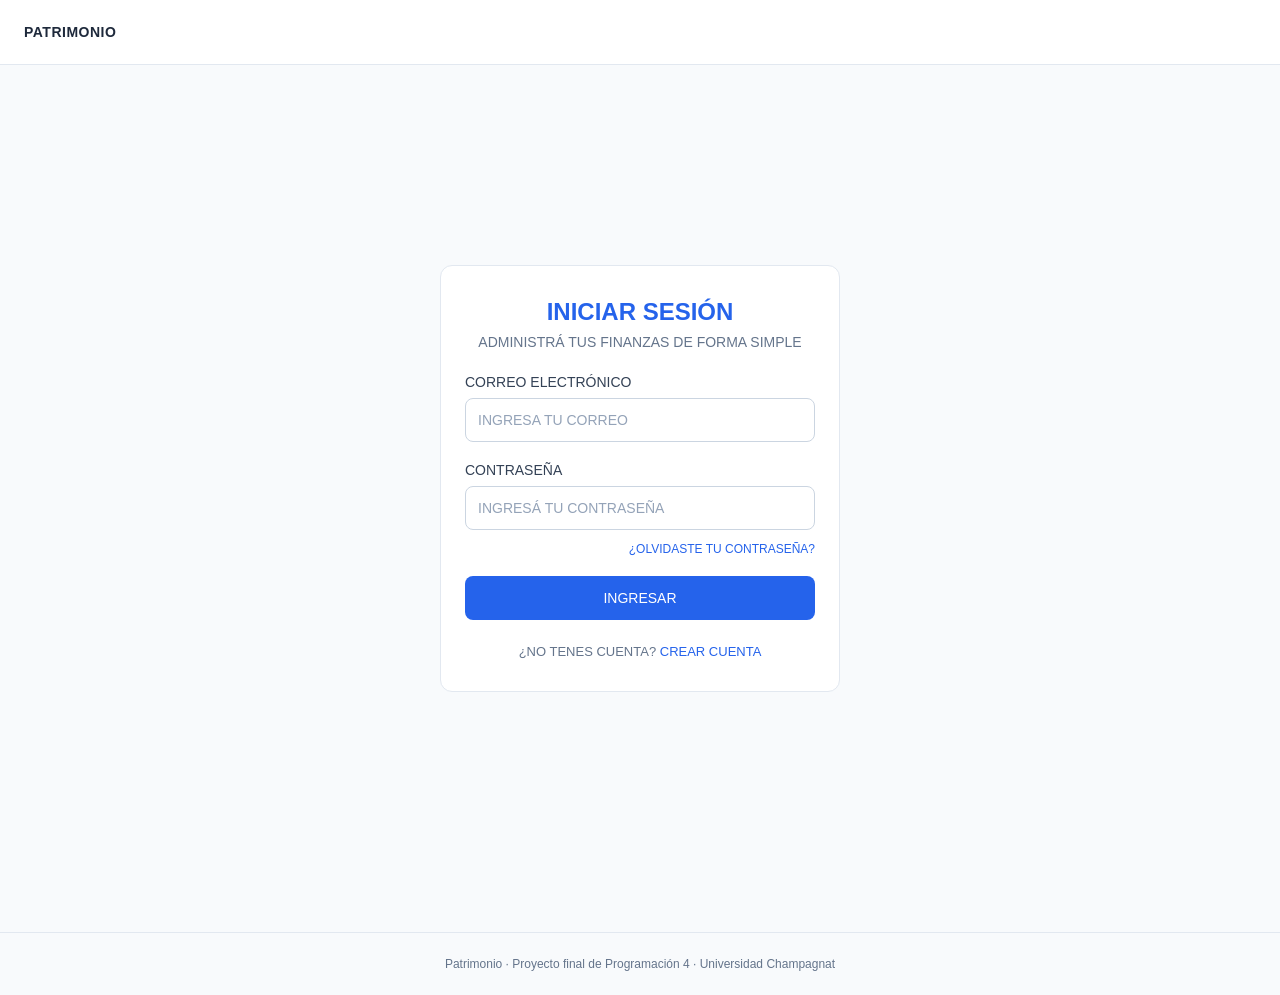
<file: index.html>
<!DOCTYPE html>
<html lang="es">
<head>
  <meta charset="UTF-8">
  <meta name="viewport" content="width=device-width, initial-scale=1.0">
  <title>Patrimonio - Iniciar sesión</title>
  <link rel="icon" href="data:,">
  <link rel="stylesheet" href="css/estilos.css">
</head>
<body>

  <header class="header">
    <div class="header__contenedor">
      <p class="logo">PATRIMONIO</p>
    </div>
  </header>

  <main class="auth-layout">
    <div class="tarjeta-auth">
      <h1 class="tarjeta-auth__titulo">INICIAR SESIÓN</h1>
      <p class="tarjeta-auth__subtitulo">ADMINISTRÁ TUS FINANZAS DE FORMA SIMPLE</p>

      <form id="form-login" novalidate>

        <div class="campo">
          <label for="login-correo">CORREO ELECTRÓNICO</label>
          <input type="email" id="login-correo" name="correo" placeholder="INGRESA TU CORREO" required>
          <p class="campo__error oculto" id="login-correo-error" role="alert"></p>
        </div>

        <div class="campo">
          <label for="login-contrasena">CONTRASEÑA</label>
          <input type="password" id="login-contrasena" name="contrasena" placeholder="INGRESÁ TU CONTRASEÑA" required>
          <p class="campo__error oculto" id="login-contrasena-error" role="alert"></p>
        </div>

        <a href="recuperar-contrasena.html" class="enlace-derecha">¿OLVIDASTE TU CONTRASEÑA?</a>

        <button type="submit" class="btn btn--primario btn--block">INGRESAR</button>
      </form>

      <p class="auth-pie">
        ¿NO TENES CUENTA?
        <a href="crear-cuenta.html">CREAR CUENTA</a>
      </p>
    </div>
  </main>

  <footer class="footer">
    <p>Patrimonio · Proyecto final de Programación 4 · Universidad Champagnat</p>
  </footer>

  <script src="js/validacion.js" defer></script>
  <script src="js/login.js" defer></script>
</body>
</html>
</file>
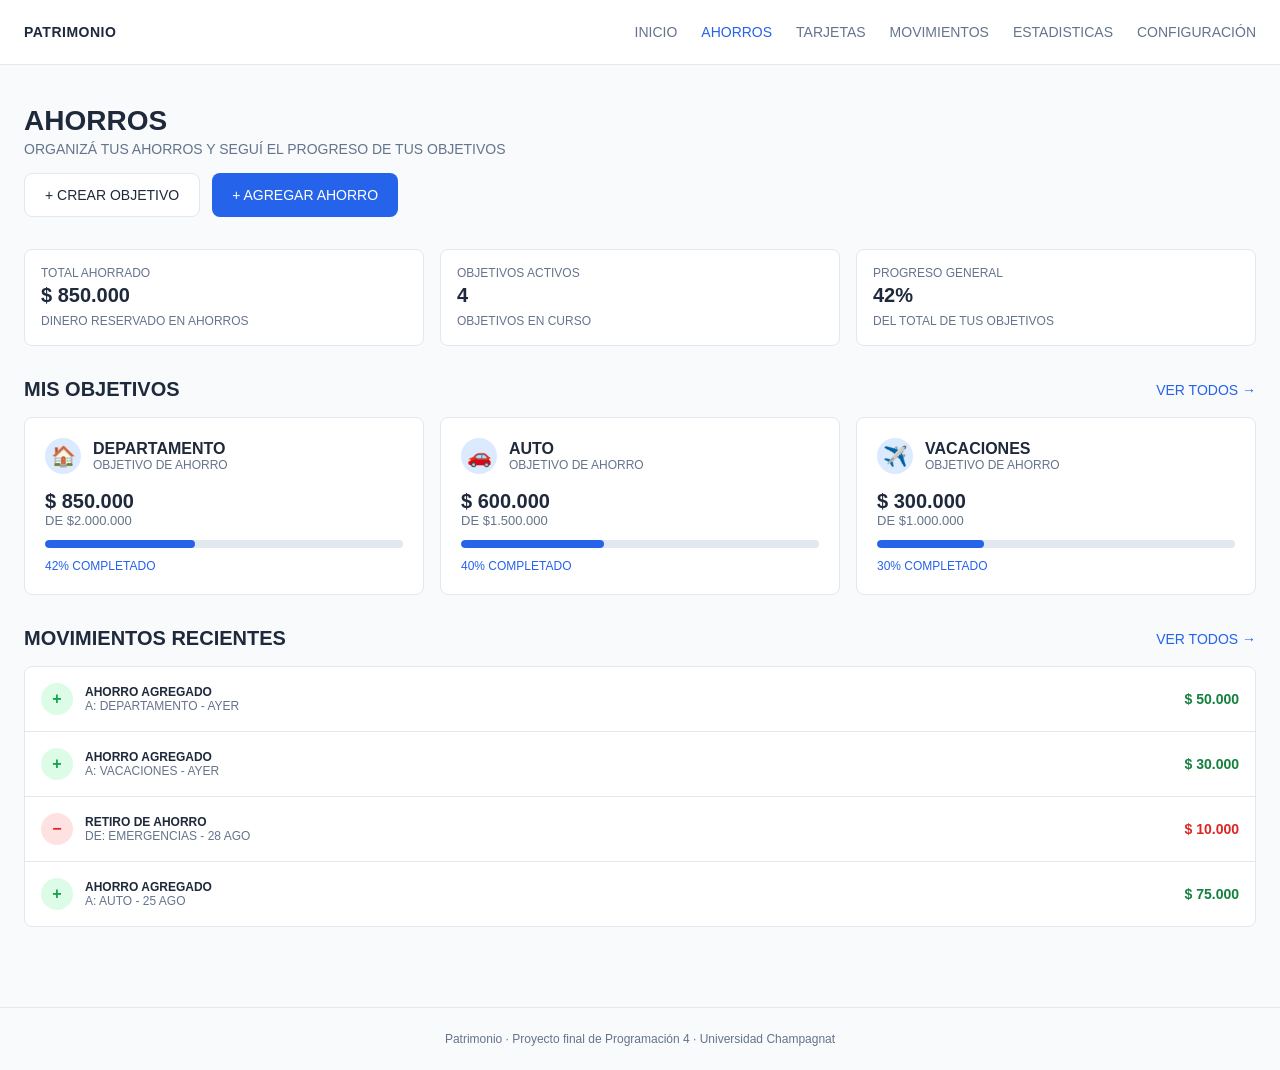
<file: ahorros.html>
<!DOCTYPE html>
<html lang="es">
<head>
  <meta charset="UTF-8">
  <meta name="viewport" content="width=device-width, initial-scale=1.0">
  <title>Patrimonio - Ahorros</title>
  <link rel="icon" href="data:,">
  <link rel="stylesheet" href="css/estilos.css">
</head>
<body>
  <a class="skip-link" href="#contenido">Saltar al contenido</a>

  <header class="header">
    <div class="header__contenedor">
      <p class="logo">PATRIMONIO</p>
      <button type="button" class="nav-toggle" id="nav-toggle" aria-expanded="false" aria-controls="menu-principal" aria-label="Abrir menú">☰</button>
      <nav class="nav" id="menu-principal" aria-label="Menú principal">
        <a href="inicio.html" class="nav__link">INICIO</a>
        <a href="ahorros.html" class="nav__link nav__link--activo">AHORROS</a>
        <a href="tarjetas.html" class="nav__link">TARJETAS</a>
        <a href="movimientos.html" class="nav__link">MOVIMIENTOS</a>
        <a href="estadisticas.html" class="nav__link">ESTADISTICAS</a>
        <a href="configuracion.html" class="nav__link">CONFIGURACIÓN</a>
      </nav>
    </div>
  </header>

  <main class="main" id="contenido">

    <section class="pagina-header pagina-header--con-acciones">
      <div class="pagina-header__texto">
        <h1>AHORROS</h1>
        <p>ORGANIZÁ TUS AHORROS Y SEGUÍ EL PROGRESO DE TUS OBJETIVOS</p>
      </div>
      <div class="pagina-header__acciones">
        <button type="button" class="btn btn--secundario" id="btn-crear-objetivo">+ CREAR OBJETIVO</button>
        <button type="button" class="btn btn--primario" id="btn-agregar-ahorro">+ AGREGAR AHORRO</button>
      </div>
    </section>

    <section class="tarjetas-resumen">
      <div class="tarjeta-stat">
        <span class="etiqueta">TOTAL AHORRADO</span>
        <span class="valor">$ 850.000</span>
        <span class="detalle">DINERO RESERVADO EN AHORROS</span>
      </div>
      <div class="tarjeta-stat">
        <span class="etiqueta">OBJETIVOS ACTIVOS</span>
        <span class="valor">4</span>
        <span class="detalle">OBJETIVOS EN CURSO</span>
      </div>
      <div class="tarjeta-stat">
        <span class="etiqueta">PROGRESO GENERAL</span>
        <span class="valor">42%</span>
        <span class="detalle">DEL TOTAL DE TUS OBJETIVOS</span>
      </div>
    </section>

    <section>
      <div class="seccion-header">
        <h2>MIS OBJETIVOS</h2>
        <a href="todos-los-objetivos.html" class="link">VER TODOS →</a>
      </div>

      <div class="grilla-objetivos">
        <article class="objetivo-card">
          <div class="objetivo-card__encabezado">
            <span class="objetivo-card__icono">🏠</span>
            <div>
              <p class="objetivo-card__nombre">DEPARTAMENTO</p>
              <p class="objetivo-card__tipo">OBJETIVO DE AHORRO</p>
            </div>
          </div>
          <p class="objetivo-card__monto">$ 850.000</p>
          <p class="objetivo-card__meta">DE $2.000.000</p>
          <div class="barra-progreso">
            <div class="barra-progreso__relleno" style="width: 42%;"></div>
          </div>
          <span class="objetivo-card__porcentaje">42% COMPLETADO</span>
        </article>

        <article class="objetivo-card">
          <div class="objetivo-card__encabezado">
            <span class="objetivo-card__icono">🚗</span>
            <div>
              <p class="objetivo-card__nombre">AUTO</p>
              <p class="objetivo-card__tipo">OBJETIVO DE AHORRO</p>
            </div>
          </div>
          <p class="objetivo-card__monto">$ 600.000</p>
          <p class="objetivo-card__meta">DE $1.500.000</p>
          <div class="barra-progreso">
            <div class="barra-progreso__relleno" style="width: 40%;"></div>
          </div>
          <span class="objetivo-card__porcentaje">40% COMPLETADO</span>
        </article>

        <article class="objetivo-card">
          <div class="objetivo-card__encabezado">
            <span class="objetivo-card__icono">✈️</span>
            <div>
              <p class="objetivo-card__nombre">VACACIONES</p>
              <p class="objetivo-card__tipo">OBJETIVO DE AHORRO</p>
            </div>
          </div>
          <p class="objetivo-card__monto">$ 300.000</p>
          <p class="objetivo-card__meta">DE $1.000.000</p>
          <div class="barra-progreso">
            <div class="barra-progreso__relleno" style="width: 30%;"></div>
          </div>
          <span class="objetivo-card__porcentaje">30% COMPLETADO</span>
        </article>
      </div>
    </section>

    <section>
      <div class="seccion-header">
        <h2>MOVIMIENTOS RECIENTES</h2>
        <a href="movimientos.html" class="link">VER TODOS →</a>
      </div>

      <div class="lista-recientes" style="margin-top: var(--espacio-4);">
        <div class="recientes-item">
          <span class="recientes-item__icono recientes-item__icono--positivo">+</span>
          <div class="recientes-item__info">
            <span class="recientes-item__titulo">AHORRO AGREGADO</span>
            <span class="recientes-item__subtitulo">A: DEPARTAMENTO - AYER</span>
          </div>
          <span class="recientes-item__monto recientes-item__monto--positivo">$ 50.000</span>
        </div>

        <div class="recientes-item">
          <span class="recientes-item__icono recientes-item__icono--positivo">+</span>
          <div class="recientes-item__info">
            <span class="recientes-item__titulo">AHORRO AGREGADO</span>
            <span class="recientes-item__subtitulo">A: VACACIONES - AYER</span>
          </div>
          <span class="recientes-item__monto recientes-item__monto--positivo">$ 30.000</span>
        </div>

        <div class="recientes-item">
          <span class="recientes-item__icono recientes-item__icono--negativo">−</span>
          <div class="recientes-item__info">
            <span class="recientes-item__titulo">RETIRO DE AHORRO</span>
            <span class="recientes-item__subtitulo">DE: EMERGENCIAS - 28 AGO</span>
          </div>
          <span class="recientes-item__monto recientes-item__monto--negativo">$ 10.000</span>
        </div>

        <div class="recientes-item">
          <span class="recientes-item__icono recientes-item__icono--positivo">+</span>
          <div class="recientes-item__info">
            <span class="recientes-item__titulo">AHORRO AGREGADO</span>
            <span class="recientes-item__subtitulo">A: AUTO - 25 AGO</span>
          </div>
          <span class="recientes-item__monto recientes-item__monto--positivo">$ 75.000</span>
        </div>
      </div>
    </section>

  </main>

  <footer class="footer">
    <p>Patrimonio · Proyecto final de Programación 4 · Universidad Champagnat</p>
  </footer>

  <!-- Overlay oscuro detrás de los paneles -->
  <div class="overlay" id="overlay"></div>

  <!-- Panel lateral: Crear objetivo -->
  <aside class="panel" id="panel-crear-objetivo">
    <div class="panel__header">
      <h2 class="panel__titulo">CREAR OBJETIVO</h2>
      <button type="button" class="panel__cerrar" data-cerrar-panel>X</button>
    </div>

    <p class="panel__descripcion">CREÁ UN OBJETIVO PARA ORGANIZAR TUS AHORROS</p>

    <form id="form-crear-objetivo">
      <div class="campo">
        <label for="objetivo-nombre">NOMBRE DEL OBJETIVO</label>
        <input type="text" id="objetivo-nombre" name="nombre" placeholder="EJ. VIAJE A BRASIL">
      </div>

      <div class="campo">
        <label for="objetivo-monto">MONTO OBJETIVO</label>
        <input type="number" id="objetivo-monto" name="monto" placeholder="$ 0" min="0" step="1">
      </div>
    </form>

    <div class="panel__acciones">
      <button type="submit" form="form-crear-objetivo" class="btn btn--primario">CREAR OBJETIVO</button>
      <button type="button" class="btn btn--secundario btn--texto-secundario" data-cerrar-panel>CANCELAR</button>
    </div>
  </aside>

  <!-- Panel lateral: Agregar ahorro -->
  <aside class="panel" id="panel-agregar-ahorro">
    <div class="panel__header">
      <h2 class="panel__titulo">AGREGAR AHORRO</h2>
      <button type="button" class="panel__cerrar" data-cerrar-panel>X</button>
    </div>

    <p class="panel__descripcion">RESERVÁ DINERO DISPONIBLE EN UNO DE LOS OBJETIVOS</p>

    <form id="form-agregar-ahorro">
      <div class="campo">
        <label for="ahorro-objetivo">OBJETIVO</label>
        <select id="ahorro-objetivo" name="objetivo">
          <option value="departamento">DEPARTAMENTO</option>
          <option value="auto">AUTO</option>
          <option value="vacaciones">VACACIONES</option>
        </select>
      </div>

      <div class="campo">
        <label for="ahorro-monto">MONTO A AGREGAR</label>
        <input type="number" id="ahorro-monto" name="monto" placeholder="$ 0" min="0" step="1">
      </div>

      <div class="campo">
        <label for="ahorro-descripcion">DESCRIPCIÓN (OPCIONAL)</label>
        <input type="text" id="ahorro-descripcion" name="descripcion" placeholder="EJ. PARTE DE MI SUELDO MENSUAL">
      </div>
    </form>

    <div class="panel__acciones">
      <button type="submit" form="form-agregar-ahorro" class="btn btn--primario">AGREGAR AHORRO</button>
      <button type="button" class="btn btn--secundario btn--texto-secundario" data-cerrar-panel>CANCELAR</button>
    </div>
  </aside>

  <script src="js/menu.js" defer></script>
  <script src="js/ahorros.js" defer></script>
</body>
</html>
</file>
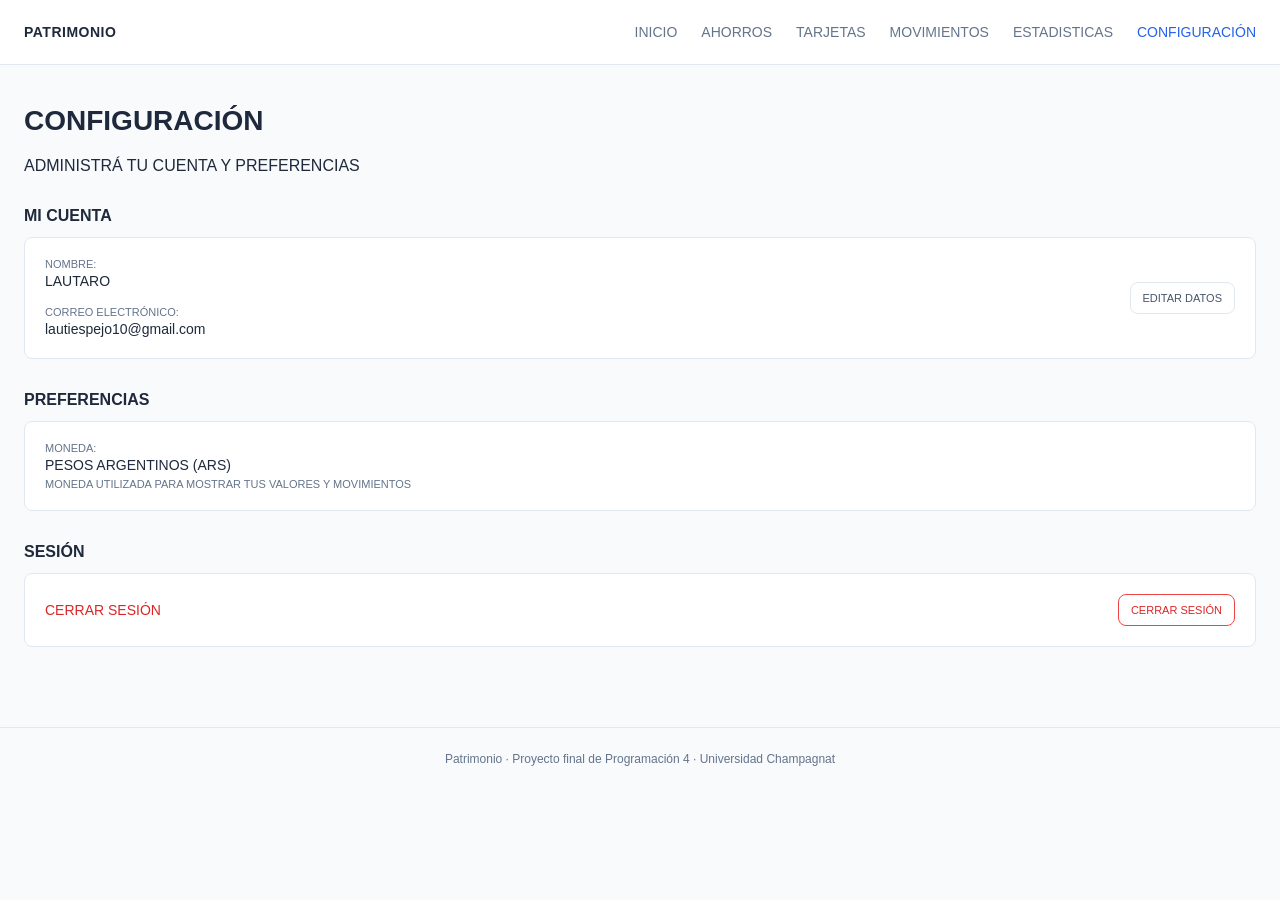
<file: configuracion.html>
<!DOCTYPE html>
<html lang="es">
<head>
  <meta charset="UTF-8">
  <meta name="viewport" content="width=device-width, initial-scale=1.0">
  <title>Patrimonio - Configuración</title>
  <link rel="icon" href="data:,">
  <link rel="stylesheet" href="css/estilos.css">
</head>
<body>
  <a class="skip-link" href="#contenido">Saltar al contenido</a>

  <header class="header">
    <div class="header__contenedor">
      <p class="logo">PATRIMONIO</p>
      <button type="button" class="nav-toggle" id="nav-toggle" aria-expanded="false" aria-controls="menu-principal" aria-label="Abrir menú">☰</button>
      <nav class="nav" id="menu-principal" aria-label="Menú principal">
        <a href="inicio.html" class="nav__link">INICIO</a>
        <a href="ahorros.html" class="nav__link">AHORROS</a>
        <a href="tarjetas.html" class="nav__link">TARJETAS</a>
        <a href="movimientos.html" class="nav__link">MOVIMIENTOS</a>
        <a href="estadisticas.html" class="nav__link">ESTADISTICAS</a>
        <a href="configuracion.html" class="nav__link nav__link--activo">CONFIGURACIÓN</a>
      </nav>
    </div>
  </header>

  <main class="main" id="contenido">

    <section class="pagina-header">
      <h1>CONFIGURACIÓN</h1>
      <p class="subtitulo">ADMINISTRÁ TU CUENTA Y PREFERENCIAS</p>
    </section>

    <section class="config-seccion">
      <h2>MI CUENTA</h2>
      <div class="config-card">
        <div class="config-card__datos">
          <div class="config-dato">
            <span class="etiqueta">NOMBRE:</span>
            <span class="valor">LAUTARO</span>
          </div>
          <div class="config-dato">
            <span class="etiqueta">CORREO ELECTRÓNICO:</span>
            <span class="valor">lautiespejo10@gmail.com</span>
          </div>
        </div>
        <button type="button" class="btn btn--secundario btn--texto-secundario btn--chico" id="btn-editar-datos">EDITAR DATOS</button>
      </div>
    </section>

    <section class="config-seccion">
      <h2>PREFERENCIAS</h2>
      <div class="config-card">
        <div class="config-dato">
          <span class="etiqueta">MONEDA:</span>
          <span class="valor">PESOS ARGENTINOS (ARS)</span>
          <p class="descripcion">MONEDA UTILIZADA PARA MOSTRAR TUS VALORES Y MOVIMIENTOS</p>
        </div>
      </div>
    </section>

    <section class="config-seccion">
      <h2>SESIÓN</h2>
      <div class="config-card">
        <span class="config-card__sesion-texto">CERRAR SESIÓN</span>
        <button type="button" class="btn btn--destructivo btn--chico" id="btn-cerrar-sesion">CERRAR SESIÓN</button>
      </div>
    </section>

  </main>

  <footer class="footer">
    <p>Patrimonio · Proyecto final de Programación 4 · Universidad Champagnat</p>
  </footer>

  <!-- Overlay compartido (paneles y modal) -->
  <div class="overlay" id="overlay"></div>

  <!-- Panel lateral: Editar datos -->
  <aside class="panel" id="panel-editar-datos">
    <div class="panel__header">
      <h2 class="panel__titulo">EDITAR DATOS</h2>
      <button type="button" class="panel__cerrar" data-cerrar-panel>X</button>
    </div>

    <form id="form-editar-datos">
      <div class="campo">
        <label for="dato-nombre">NOMBRE</label>
        <input type="text" id="dato-nombre" name="nombre" value="LAUTARO">
      </div>

      <div class="campo">
        <label for="dato-correo">CORREO ELECTRÓNICO</label>
        <input type="email" id="dato-correo" name="correo" value="lautiespejo10@gmail.com">
      </div>
    </form>

    <div class="panel__acciones">
      <button type="submit" form="form-editar-datos" class="btn btn--primario">GUARDAR CAMBIOS</button>
      <button type="button" class="btn btn--secundario btn--texto-secundario" data-cerrar-panel>CANCELAR</button>
    </div>
  </aside>

  <!-- Modal: confirmar cierre de sesión -->
  <div class="modal oculto" id="modal-cerrar-sesion">
    <div class="modal__contenido">
      <p class="modal__titulo">¿CERRAR SESIÓN?</p>
      <p class="modal__texto">VAS A SALIR DE TU CUENTA Y VOLVER A LA PANTALLA DE INICIO DE SESIÓN</p>
      <div class="modal__acciones">
        <button type="button" class="btn btn--secundario btn--texto-secundario" id="btn-cancelar-cierre">CANCELAR</button>
        <a href="index.html" class="btn btn--destructivo" style="background-color: var(--color-gasto-texto); color: var(--color-superficie); border: none;">CERRAR SESIÓN</a>
      </div>
    </div>
  </div>

  <script src="js/menu.js" defer></script>
  <script src="js/configuracion.js" defer></script>
</body>
</html>
</file>
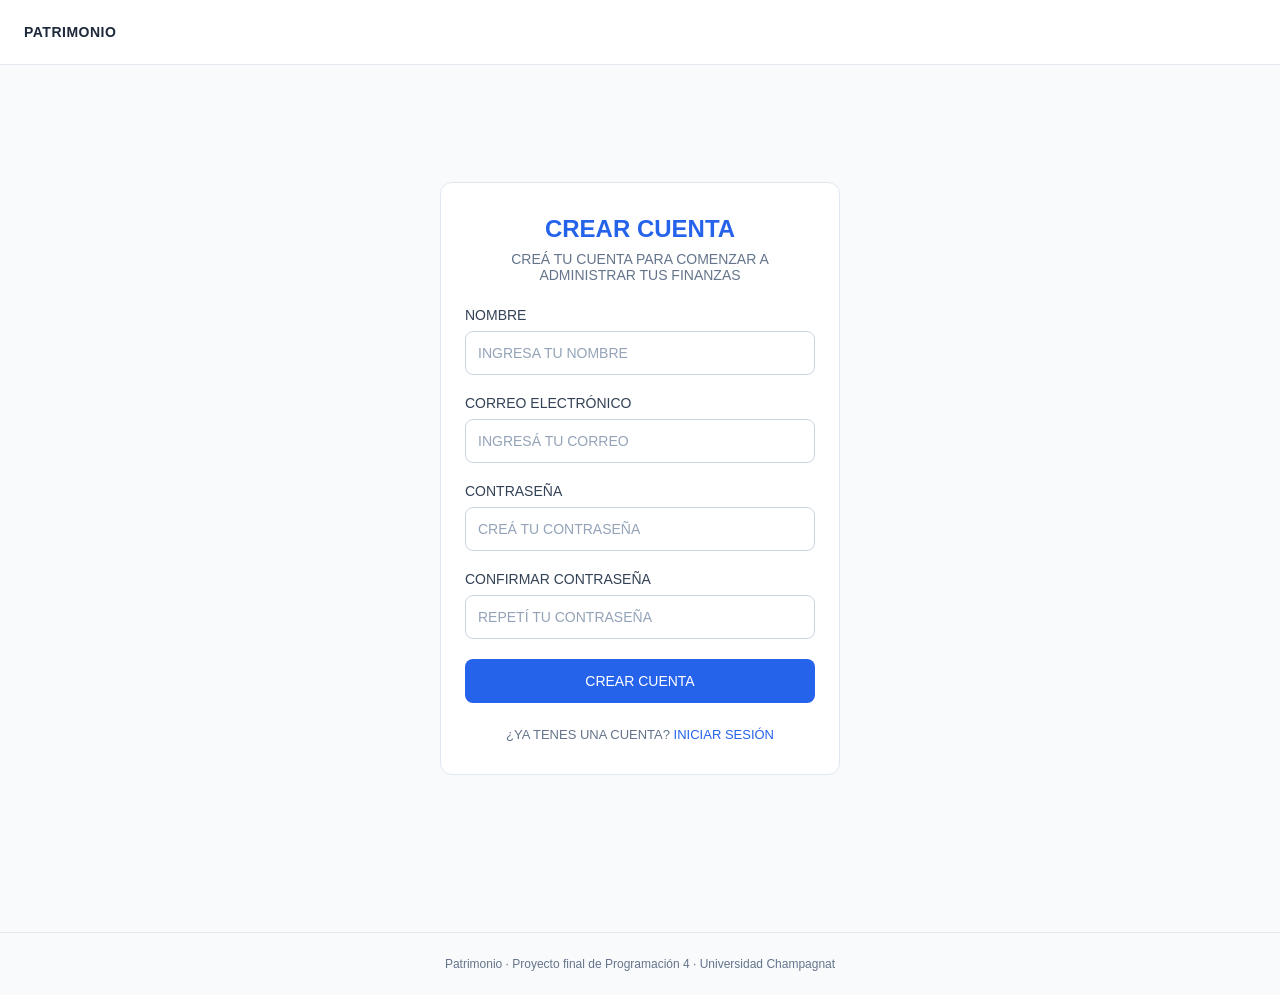
<file: crear-cuenta.html>
<!DOCTYPE html>
<html lang="es">
<head>
  <meta charset="UTF-8">
  <meta name="viewport" content="width=device-width, initial-scale=1.0">
  <title>Patrimonio - Crear cuenta</title>
  <link rel="icon" href="data:,">
  <link rel="stylesheet" href="css/estilos.css">
</head>
<body>

  <header class="header">
    <div class="header__contenedor">
      <p class="logo">PATRIMONIO</p>
    </div>
  </header>

  <main class="auth-layout">
    <div class="tarjeta-auth">
      <h1 class="tarjeta-auth__titulo">CREAR CUENTA</h1>
      <p class="tarjeta-auth__subtitulo">CREÁ TU CUENTA PARA COMENZAR A ADMINISTRAR TUS FINANZAS</p>

      <form id="form-crear-cuenta" novalidate>

        <div class="campo">
          <label for="cuenta-nombre">NOMBRE</label>
          <input type="text" id="cuenta-nombre" name="nombre" placeholder="INGRESA TU NOMBRE" required>
          <p class="campo__error oculto" id="cuenta-nombre-error" role="alert"></p>
        </div>

        <div class="campo">
          <label for="cuenta-correo">CORREO ELECTRÓNICO</label>
          <input type="email" id="cuenta-correo" name="correo" placeholder="INGRESÁ TU CORREO" required>
          <p class="campo__error oculto" id="cuenta-correo-error" role="alert"></p>
        </div>

        <div class="campo">
          <label for="cuenta-contrasena">CONTRASEÑA</label>
          <input type="password" id="cuenta-contrasena" name="contrasena" placeholder="CREÁ TU CONTRASEÑA" required>
          <p class="campo__error oculto" id="cuenta-contrasena-error" role="alert"></p>
        </div>

        <div class="campo">
          <label for="cuenta-confirmar">CONFIRMAR CONTRASEÑA</label>
          <input type="password" id="cuenta-confirmar" name="confirmar" placeholder="REPETÍ TU CONTRASEÑA" required>
          <p class="campo__error oculto" id="cuenta-confirmar-error" role="alert"></p>
        </div>

        <button type="submit" class="btn btn--primario btn--block">CREAR CUENTA</button>
      </form>

      <p class="auth-pie">
        ¿YA TENES UNA CUENTA?
        <a href="index.html">INICIAR SESIÓN</a>
      </p>
    </div>
  </main>

  <footer class="footer">
    <p>Patrimonio · Proyecto final de Programación 4 · Universidad Champagnat</p>
  </footer>

  <script src="js/validacion.js" defer></script>
  <script src="js/crear-cuenta.js" defer></script>
</body>
</html>
</file>
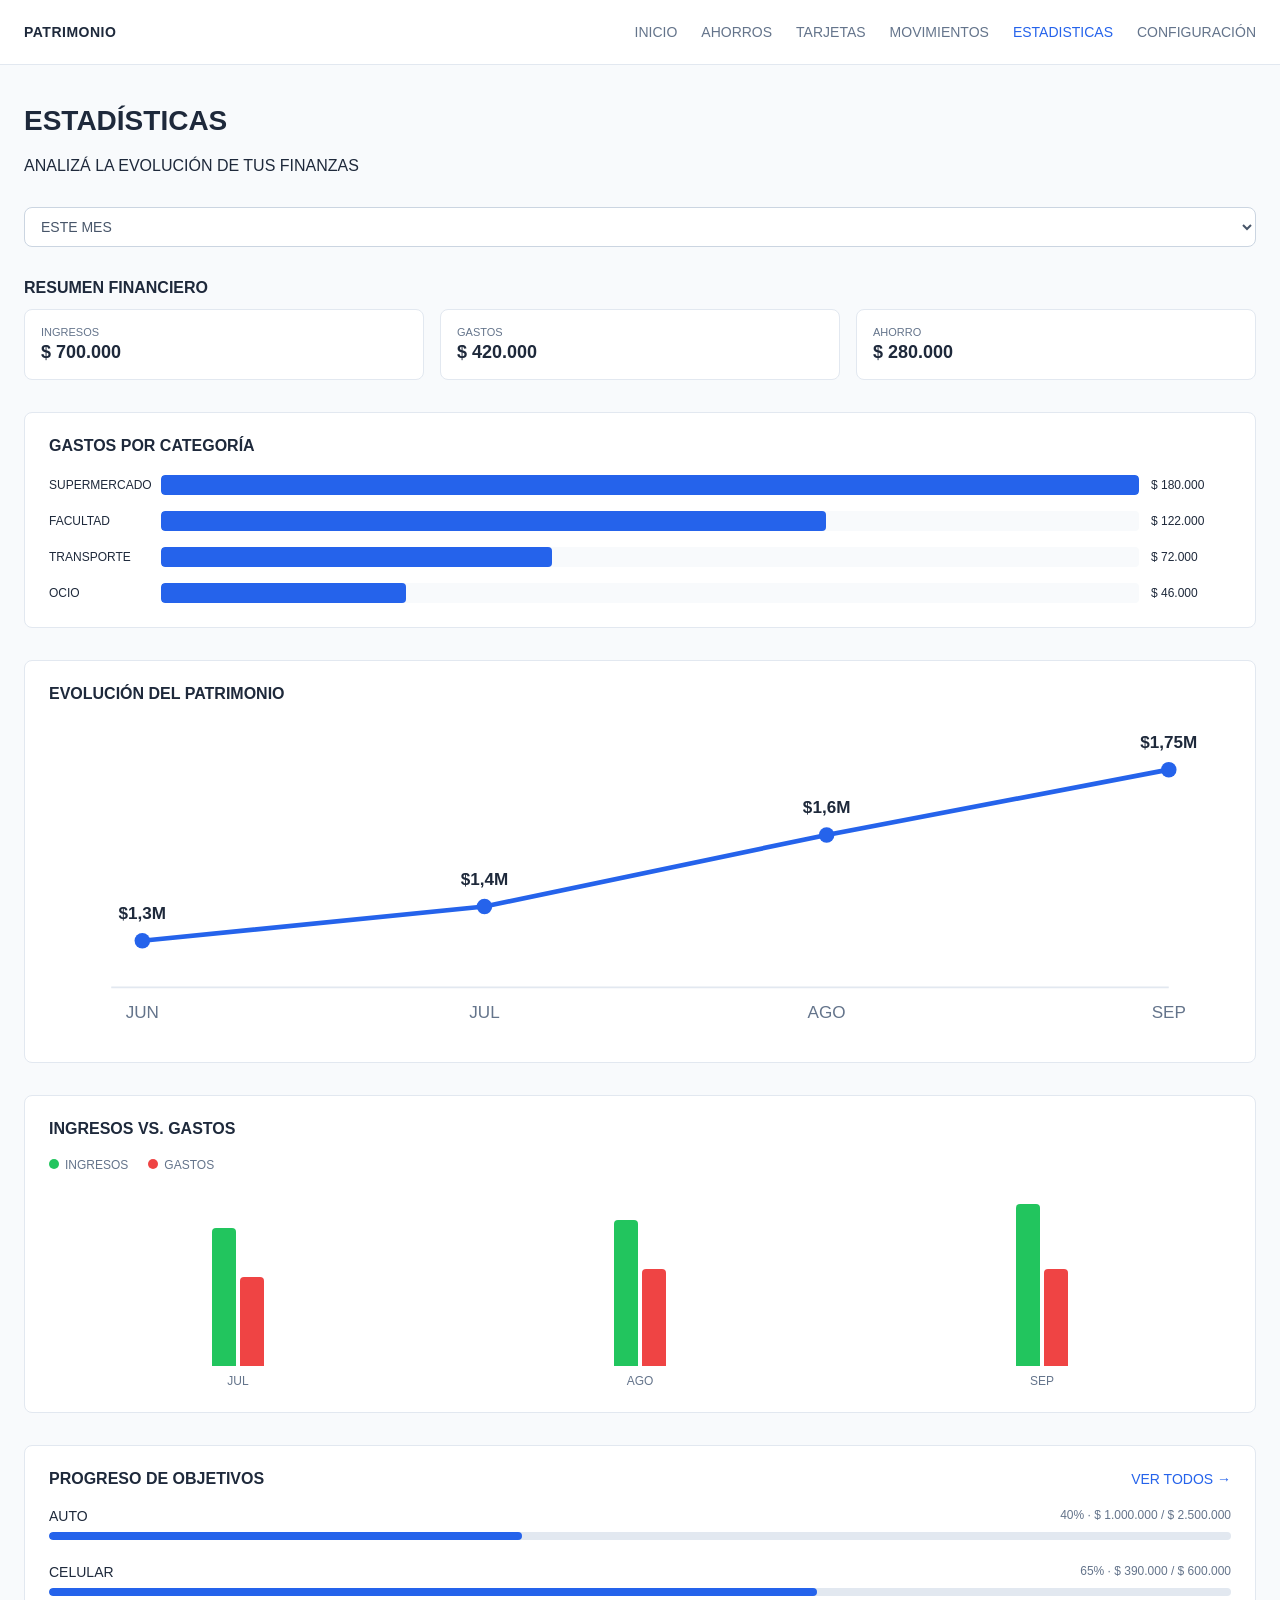
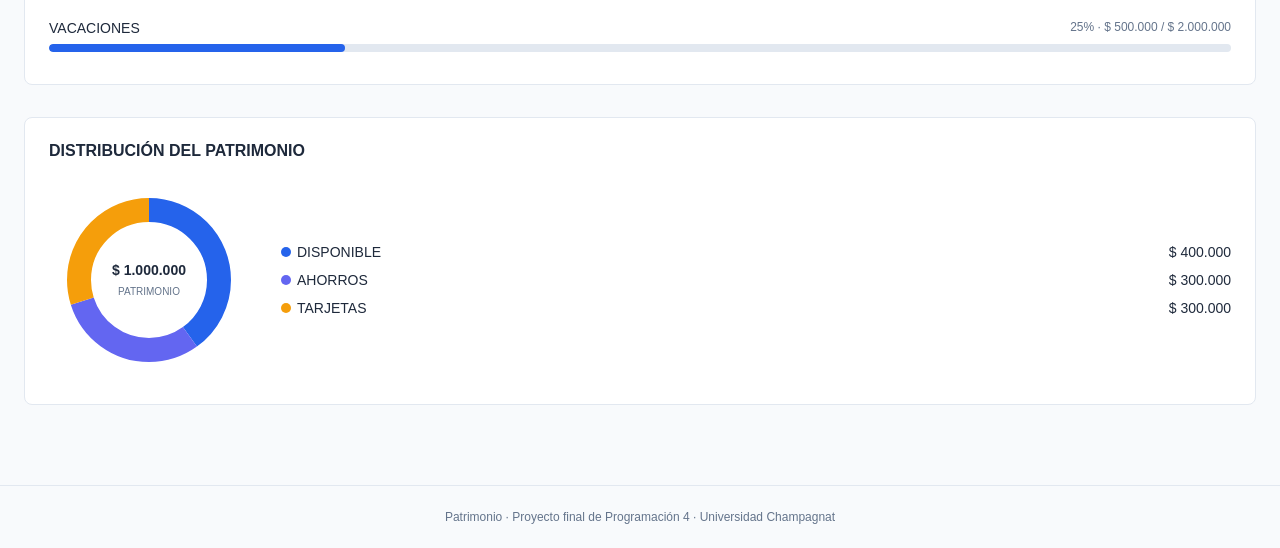
<file: estadisticas.html>
<!DOCTYPE html>
<html lang="es">
<head>
  <meta charset="UTF-8">
  <meta name="viewport" content="width=device-width, initial-scale=1.0">
  <title>Patrimonio - Estadísticas</title>
  <link rel="icon" href="data:,">
  <link rel="stylesheet" href="css/estilos.css">
</head>
<body>
  <a class="skip-link" href="#contenido">Saltar al contenido</a>

  <header class="header">
    <div class="header__contenedor">
      <p class="logo">PATRIMONIO</p>
      <button type="button" class="nav-toggle" id="nav-toggle" aria-expanded="false" aria-controls="menu-principal" aria-label="Abrir menú">☰</button>
      <nav class="nav" id="menu-principal" aria-label="Menú principal">
        <a href="inicio.html" class="nav__link">INICIO</a>
        <a href="ahorros.html" class="nav__link">AHORROS</a>
        <a href="tarjetas.html" class="nav__link">TARJETAS</a>
        <a href="movimientos.html" class="nav__link">MOVIMIENTOS</a>
        <a href="estadisticas.html" class="nav__link nav__link--activo">ESTADISTICAS</a>
        <a href="configuracion.html" class="nav__link">CONFIGURACIÓN</a>
      </nav>
    </div>
  </header>

  <main class="main" id="contenido">

    <section class="pagina-header">
      <h1>ESTADÍSTICAS</h1>
      <p class="subtitulo">ANALIZÁ LA EVOLUCIÓN DE TUS FINANZAS</p>
    </section>

    <select class="selector-periodo" id="selector-periodo" aria-label="Período de las estadísticas">
      <option value="este-mes">ESTE MES</option>
      <option value="mes-anterior">MES ANTERIOR</option>
      <option value="ultimos-3">ÚLTIMOS 3 MESES</option>
      <option value="ultimos-6">ÚLTIMOS 6 MESES</option>
      <option value="este-anio">ESTE AÑO</option>
    </select>

    <section>
      <h2 style="font-size: 16px; font-weight: 600; margin-bottom: var(--espacio-3);">RESUMEN FINANCIERO</h2>
      <div class="tarjetas-resumen-financiero">
        <div class="tarjeta-resumen-chica">
          <span class="etiqueta">INGRESOS</span>
          <span class="monto">$ 700.000</span>
        </div>
        <div class="tarjeta-resumen-chica">
          <span class="etiqueta">GASTOS</span>
          <span class="monto">$ 420.000</span>
        </div>
        <div class="tarjeta-resumen-chica">
          <span class="etiqueta">AHORRO</span>
          <span class="monto">$ 280.000</span>
        </div>
      </div>
    </section>

    <section class="panel-grafico">
      <h2>GASTOS POR CATEGORÍA</h2>
      <div class="grafico-barras-h">
        <div class="barra-h-fila">
          <span>SUPERMERCADO</span>
          <div class="barra-h-pista"><div class="barra-h-relleno" style="width: 100%;"></div></div>
          <span>$ 180.000</span>
        </div>
        <div class="barra-h-fila">
          <span>FACULTAD</span>
          <div class="barra-h-pista"><div class="barra-h-relleno" style="width: 68%;"></div></div>
          <span>$ 122.000</span>
        </div>
        <div class="barra-h-fila">
          <span>TRANSPORTE</span>
          <div class="barra-h-pista"><div class="barra-h-relleno" style="width: 40%;"></div></div>
          <span>$ 72.000</span>
        </div>
        <div class="barra-h-fila">
          <span>OCIO</span>
          <div class="barra-h-pista"><div class="barra-h-relleno" style="width: 25%;"></div></div>
          <span>$ 46.000</span>
        </div>
      </div>
    </section>

    <section class="panel-grafico">
      <h2>EVOLUCIÓN DEL PATRIMONIO</h2>
      <svg class="grafico-svg" viewBox="0 0 760 200" xmlns="http://www.w3.org/2000/svg" role="img" aria-label="Evolución del patrimonio entre junio y septiembre">
        <!-- Línea base del eje -->
        <line x1="40" y1="170" x2="720" y2="170" class="grafico-svg__eje"></line>

        <!-- Línea que conecta los 4 valores del patrimonio -->
        <polyline points="60,140 280,118 500,72 720,30" class="grafico-svg__linea"></polyline>

        <!-- Punto + valor + mes, uno por cada mes -->
        <g>
          <circle cx="60" cy="140" r="5" class="grafico-svg__punto"></circle>
          <text x="60" y="126" class="grafico-svg__valor">$1,3M</text>
          <text x="60" y="190" class="grafico-svg__etiqueta">JUN</text>
        </g>
        <g>
          <circle cx="280" cy="118" r="5" class="grafico-svg__punto"></circle>
          <text x="280" y="104" class="grafico-svg__valor">$1,4M</text>
          <text x="280" y="190" class="grafico-svg__etiqueta">JUL</text>
        </g>
        <g>
          <circle cx="500" cy="72" r="5" class="grafico-svg__punto"></circle>
          <text x="500" y="58" class="grafico-svg__valor">$1,6M</text>
          <text x="500" y="190" class="grafico-svg__etiqueta">AGO</text>
        </g>
        <g>
          <circle cx="720" cy="30" r="5" class="grafico-svg__punto"></circle>
          <text x="720" y="16" class="grafico-svg__valor">$1,75M</text>
          <text x="720" y="190" class="grafico-svg__etiqueta">SEP</text>
        </g>
      </svg>
    </section>

    <section class="panel-grafico">
      <h2>INGRESOS VS. GASTOS</h2>
      <div class="grafico-leyenda">
        <span><span class="leyenda-punto leyenda-punto--ingreso"></span>INGRESOS</span>
        <span><span class="leyenda-punto leyenda-punto--gasto"></span>GASTOS</span>
      </div>
      <div class="grafico-barras-dobles">
        <div class="barras-dobles-grupo">
          <div class="barras-dobles-par">
            <div class="barras-dobles-barra barras-dobles-barra--ingreso" style="height: 85%;"></div>
            <div class="barras-dobles-barra barras-dobles-barra--gasto" style="height: 55%;"></div>
          </div>
          <span class="barra-v-etiqueta">JUL</span>
        </div>
        <div class="barras-dobles-grupo">
          <div class="barras-dobles-par">
            <div class="barras-dobles-barra barras-dobles-barra--ingreso" style="height: 90%;"></div>
            <div class="barras-dobles-barra barras-dobles-barra--gasto" style="height: 60%;"></div>
          </div>
          <span class="barra-v-etiqueta">AGO</span>
        </div>
        <div class="barras-dobles-grupo">
          <div class="barras-dobles-par">
            <div class="barras-dobles-barra barras-dobles-barra--ingreso" style="height: 100%;"></div>
            <div class="barras-dobles-barra barras-dobles-barra--gasto" style="height: 60%;"></div>
          </div>
          <span class="barra-v-etiqueta">SEP</span>
        </div>
      </div>
    </section>

    <section class="panel-grafico">
      <div class="seccion-header" style="margin-bottom: var(--espacio-5);">
        <h2 style="margin-bottom: 0;">PROGRESO DE OBJETIVOS</h2>
        <a href="ahorros.html" class="link">VER TODOS →</a>
      </div>
      <div class="lista-progreso-objetivos">
        <div class="progreso-objetivo-fila">
          <div class="encabezado">
            <span>AUTO</span>
            <span class="monto">40% · $ 1.000.000 / $ 2.500.000</span>
          </div>
          <div class="barra-progreso"><div class="barra-progreso__relleno" style="width: 40%;"></div></div>
        </div>
        <div class="progreso-objetivo-fila">
          <div class="encabezado">
            <span>CELULAR</span>
            <span class="monto">65% · $ 390.000 / $ 600.000</span>
          </div>
          <div class="barra-progreso"><div class="barra-progreso__relleno" style="width: 65%;"></div></div>
        </div>
        <div class="progreso-objetivo-fila">
          <div class="encabezado">
            <span>VACACIONES</span>
            <span class="monto">25% · $ 500.000 / $ 2.000.000</span>
          </div>
          <div class="barra-progreso"><div class="barra-progreso__relleno" style="width: 25%;"></div></div>
        </div>
      </div>
    </section>

    <section class="panel-grafico">
      <h2>DISTRIBUCIÓN DEL PATRIMONIO</h2>
      <div class="distribucion-contenido">
        <svg class="grafico-dona" viewBox="0 0 200 200" xmlns="http://www.w3.org/2000/svg" role="img" aria-label="Distribución del patrimonio entre disponible, ahorros y tarjetas">
          <!-- Disponible: 40% del círculo -->
          <circle cx="100" cy="100" r="70" class="grafico-dona__segmento grafico-dona__segmento--disponible"
                  stroke-dasharray="175.93 439.82" stroke-dashoffset="0"></circle>
          <!-- Ahorros: 30% del círculo, arranca donde terminó Disponible -->
          <circle cx="100" cy="100" r="70" class="grafico-dona__segmento grafico-dona__segmento--ahorros"
                  stroke-dasharray="131.95 439.82" stroke-dashoffset="-175.93"></circle>
          <!-- Tarjetas: 30% del círculo, arranca donde terminó Ahorros -->
          <circle cx="100" cy="100" r="70" class="grafico-dona__segmento grafico-dona__segmento--tarjeta"
                  stroke-dasharray="131.95 439.82" stroke-dashoffset="-307.88"></circle>
          <text x="100" y="95" class="grafico-dona__total">$ 1.000.000</text>
          <text x="100" y="115" class="grafico-dona__total-etiqueta">PATRIMONIO</text>
        </svg>

      <div class="leyenda-distribucion">
        <div class="leyenda-distribucion-item">
          <span><span class="leyenda-punto" style="background-color: var(--color-primario);"></span>DISPONIBLE</span>
          <span>$ 400.000</span>
        </div>
        <div class="leyenda-distribucion-item">
          <span><span class="leyenda-punto" style="background-color: var(--color-ahorro);"></span>AHORROS</span>
          <span>$ 300.000</span>
        </div>
        <div class="leyenda-distribucion-item">
          <span><span class="leyenda-punto" style="background-color: var(--color-tarjeta);"></span>TARJETAS</span>
          <span>$ 300.000</span>
        </div>
      </div>
      </div>
    </section>

  </main>

  <footer class="footer">
    <p>Patrimonio · Proyecto final de Programación 4 · Universidad Champagnat</p>
  </footer>

</body>
</html>
</file>
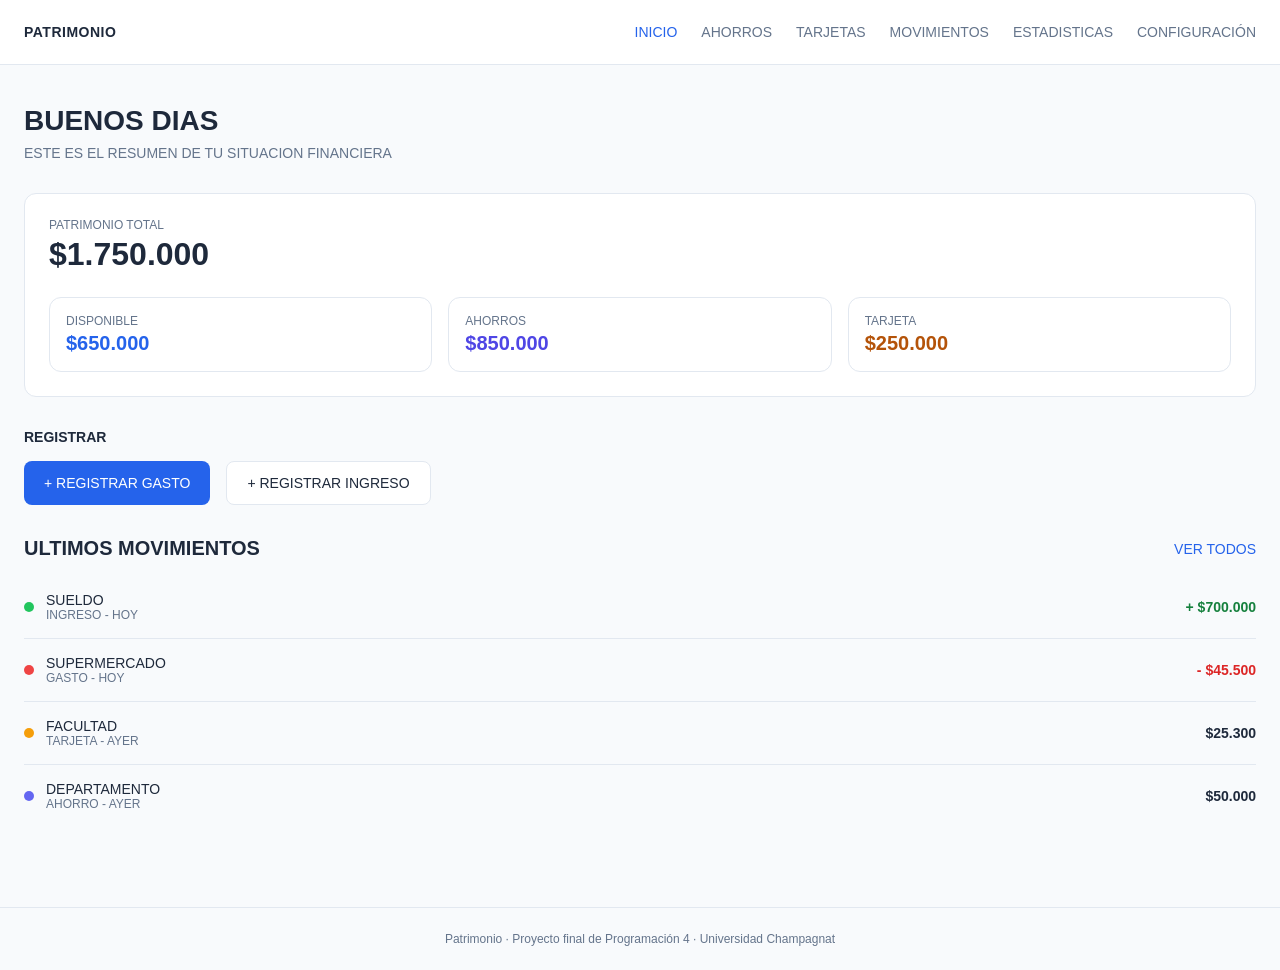
<file: inicio.html>
<!DOCTYPE html>
<html lang="es">
<head>
  <meta charset="UTF-8">
  <meta name="viewport" content="width=device-width, initial-scale=1.0">
  <title>Patrimonio - Inicio</title>
  <link rel="icon" href="data:,">
  <link rel="stylesheet" href="css/estilos.css">
</head>
<body>
  <a class="skip-link" href="#contenido">Saltar al contenido</a>

  <header class="header">
    <div class="header__contenedor">
      <p class="logo">PATRIMONIO</p>
      <button type="button" class="nav-toggle" id="nav-toggle" aria-expanded="false" aria-controls="menu-principal" aria-label="Abrir menú">☰</button>
      <nav class="nav" id="menu-principal" aria-label="Menú principal">
        <a href="inicio.html" class="nav__link nav__link--activo">INICIO</a>
        <a href="ahorros.html" class="nav__link">AHORROS</a>
        <a href="tarjetas.html" class="nav__link">TARJETAS</a>
        <a href="movimientos.html" class="nav__link">MOVIMIENTOS</a>
        <a href="estadisticas.html" class="nav__link">ESTADISTICAS</a>
        <a href="configuracion.html" class="nav__link">CONFIGURACIÓN</a>
      </nav>
    </div>
  </header>

  <main class="main" id="contenido">

    <section class="page-intro">
      <h1>BUENOS DIAS</h1>
      <p class="subtitulo">ESTE ES EL RESUMEN DE TU SITUACION FINANCIERA</p>
    </section>

    <section class="resumen">
      <div class="resumen__total">
        <span class="etiqueta">PATRIMONIO TOTAL</span>
        <span class="monto" id="total-patrimonio">$1.750.000</span>
      </div>

      <div class="resumen__detalle">
        <div class="tarjeta-mini">
          <span class="etiqueta">DISPONIBLE</span>
          <span class="monto monto--disponible" id="total-disponible">$650.000</span>
        </div>
        <div class="tarjeta-mini">
          <span class="etiqueta">AHORROS</span>
          <span class="monto monto--ahorros">$850.000</span>
        </div>
        <div class="tarjeta-mini">
          <span class="etiqueta">TARJETA</span>
          <span class="monto monto--tarjeta">$250.000</span>
        </div>
      </div>
    </section>

    <section class="acciones">
      <h2>REGISTRAR</h2>
      <div class="acciones__botones">
        <button type="button" class="btn btn--primario" id="btn-registrar-gasto">+ REGISTRAR GASTO</button>
        <button type="button" class="btn btn--secundario" id="btn-registrar-ingreso">+ REGISTRAR INGRESO</button>
      </div>
    </section>

    <section class="movimientos">
      <div class="movimientos__header">
        <h2>ULTIMOS MOVIMIENTOS</h2>
        <a href="movimientos.html" class="link">VER TODOS</a>
      </div>

      <p class="aviso-exito oculto" id="aviso-registro" role="status"></p>

      <ul class="movimientos__lista" id="lista-movimientos">
        <li class="movimiento">
          <span class="movimiento__punto movimiento__punto--ingreso"></span>
          <div class="movimiento__info">
            <span class="movimiento__titulo">SUELDO</span>
            <span class="movimiento__subtitulo">INGRESO - HOY</span>
          </div>
          <span class="movimiento__monto movimiento__monto--positivo">+ $700.000</span>
        </li>

        <li class="movimiento">
          <span class="movimiento__punto movimiento__punto--gasto"></span>
          <div class="movimiento__info">
            <span class="movimiento__titulo">SUPERMERCADO</span>
            <span class="movimiento__subtitulo">GASTO - HOY</span>
          </div>
          <span class="movimiento__monto movimiento__monto--negativo">- $45.500</span>
        </li>

        <li class="movimiento">
          <span class="movimiento__punto movimiento__punto--tarjeta"></span>
          <div class="movimiento__info">
            <span class="movimiento__titulo">FACULTAD</span>
            <span class="movimiento__subtitulo">TARJETA - AYER</span>
          </div>
          <span class="movimiento__monto">$25.300</span>
        </li>

        <li class="movimiento">
          <span class="movimiento__punto movimiento__punto--ahorro"></span>
          <div class="movimiento__info">
            <span class="movimiento__titulo">DEPARTAMENTO</span>
            <span class="movimiento__subtitulo">AHORRO - AYER</span>
          </div>
          <span class="movimiento__monto">$50.000</span>
        </li>
      </ul>
    </section>

  </main>

  <footer class="footer">
    <p>Patrimonio · Proyecto final de Programación 4 · Universidad Champagnat</p>
  </footer>

  <!-- Overlay oscuro detrás de los paneles -->
  <div class="overlay" id="overlay"></div>

  <!-- Panel lateral: Registrar gasto -->
  <aside class="panel" id="panel-gasto">
    <div class="panel__header">
      <h2 class="panel__titulo">REGISTRAR GASTO</h2>
      <button type="button" class="panel__cerrar" data-cerrar-panel>X</button>
    </div>

    <p class="panel__descripcion">
      REGISTRA UN NUEVO GASTO PARA ACTUALIZAR TU DINERO DISPONIBLE
    </p>

    <form id="form-gasto">
      <div class="campo">
        <label for="gasto-categoria">CATEGORÍA</label>
        <select id="gasto-categoria" name="categoria">
          <option value="supermercado">SUPERMERCADO</option>
          <option value="transporte">TRANSPORTE</option>
          <option value="facultad">FACULTAD</option>
          <option value="ocio">OCIO</option>
        </select>
      </div>

      <div class="campo">
        <label for="gasto-monto">MONTO</label>
        <input type="number" id="gasto-monto" name="monto" placeholder="$ 0" min="0" step="1">
        <p class="campo__error oculto" id="gasto-monto-error" role="alert"></p>
      </div>

      <div class="campo">
        <label for="gasto-descripcion">DESCRIPCIÓN (OPCIONAL)</label>
        <input type="text" id="gasto-descripcion" name="descripcion" placeholder="EJ. COMPRA SEMANAL">
      </div>
    </form>

    <div class="panel__acciones">
      <button type="submit" form="form-gasto" class="btn btn--primario">REGISTRAR GASTO</button>
      <button type="button" class="btn btn--secundario btn--texto-secundario" data-cerrar-panel>CANCELAR</button>
    </div>
  </aside>

  <!-- Panel lateral: Registrar ingreso -->
  <aside class="panel" id="panel-ingreso">
    <div class="panel__header">
      <h2 class="panel__titulo">REGISTRAR INGRESO</h2>
      <button type="button" class="panel__cerrar" data-cerrar-panel>X</button>
    </div>

    <p class="panel__descripcion">
      REGISTRA UN NUEVO INGRESO PARA ACTUALIZAR TU DINERO DISPONIBLE
    </p>

    <form id="form-ingreso">
      <div class="campo">
        <label for="ingreso-categoria">CATEGORÍA</label>
        <select id="ingreso-categoria" name="categoria">
          <option value="sueldo">SUELDO</option>
          <option value="freelance">FREELANCE</option>
          <option value="regalo">REGALO</option>
          <option value="otro">OTRO</option>
        </select>
      </div>

      <div class="campo">
        <label for="ingreso-monto">MONTO</label>
        <input type="number" id="ingreso-monto" name="monto" placeholder="$ 0" min="0" step="1">
        <p class="campo__error oculto" id="ingreso-monto-error" role="alert"></p>
      </div>

      <div class="campo">
        <label for="ingreso-descripcion">DESCRIPCIÓN (OPCIONAL)</label>
        <input type="text" id="ingreso-descripcion" name="descripcion" placeholder="EJ. COMPRA SEMANAL">
      </div>
    </form>

    <div class="panel__acciones">
      <button type="submit" form="form-ingreso" class="btn btn--primario">REGISTRAR INGRESO</button>
      <button type="button" class="btn btn--secundario btn--texto-secundario" data-cerrar-panel>CANCELAR</button>
    </div>
  </aside>

  <script src="js/menu.js" defer></script>
  <script src="js/validacion.js" defer></script>
  <script src="js/inicio.js" defer></script>
</body>
</html>
</file>
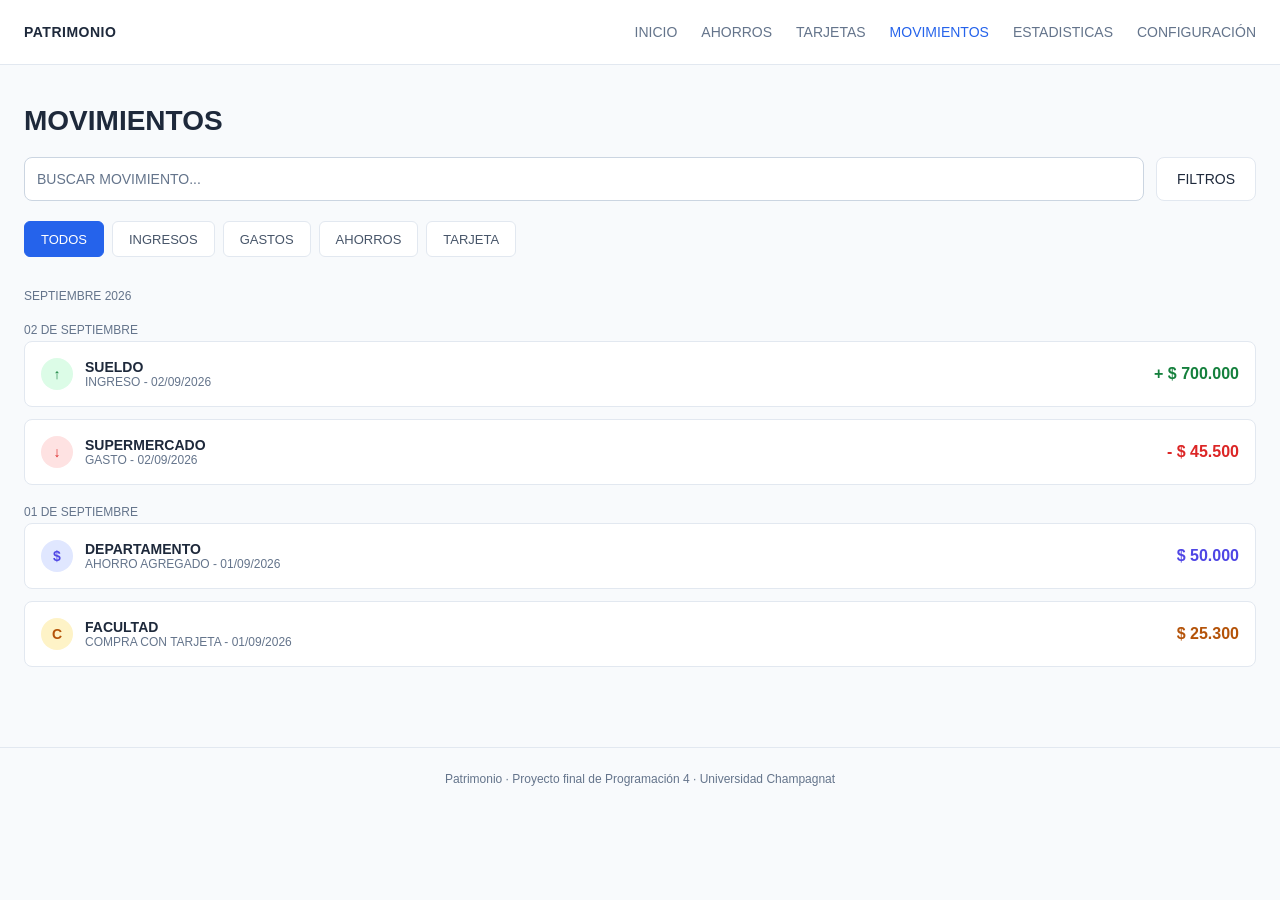
<file: movimientos.html>
<!DOCTYPE html>
<html lang="es">
<head>
  <meta charset="UTF-8">
  <meta name="viewport" content="width=device-width, initial-scale=1.0">
  <title>Patrimonio - Movimientos</title>
  <link rel="icon" href="data:,">
  <link rel="stylesheet" href="css/estilos.css">
</head>
<body>
  <a class="skip-link" href="#contenido">Saltar al contenido</a>

  <header class="header">
    <div class="header__contenedor">
      <p class="logo">PATRIMONIO</p>
      <button type="button" class="nav-toggle" id="nav-toggle" aria-expanded="false" aria-controls="menu-principal" aria-label="Abrir menú">☰</button>
      <nav class="nav" id="menu-principal" aria-label="Menú principal">
        <a href="inicio.html" class="nav__link">INICIO</a>
        <a href="ahorros.html" class="nav__link">AHORROS</a>
        <a href="tarjetas.html" class="nav__link">TARJETAS</a>
        <a href="movimientos.html" class="nav__link nav__link--activo">MOVIMIENTOS</a>
        <a href="estadisticas.html" class="nav__link">ESTADISTICAS</a>
        <a href="configuracion.html" class="nav__link">CONFIGURACIÓN</a>
      </nav>
    </div>
  </header>

  <main class="main" id="contenido">

    <section class="pagina-header">
      <h1>MOVIMIENTOS</h1>

      <div class="barra-busqueda">
        <input type="text" id="buscador-movimientos" class="buscador" aria-label="Buscar movimiento" placeholder="BUSCAR MOVIMIENTO...">
        <button type="button" class="btn--filtros" id="btn-filtros">FILTROS</button>
      </div>

      <div class="filtros-tipo" id="filtros-tipo">
        <button type="button" class="filtro-tab filtro-tab--activo" data-filtro="todos">TODOS</button>
        <button type="button" class="filtro-tab" data-filtro="ingreso">INGRESOS</button>
        <button type="button" class="filtro-tab" data-filtro="gasto">GASTOS</button>
        <button type="button" class="filtro-tab" data-filtro="ahorro">AHORROS</button>
        <button type="button" class="filtro-tab" data-filtro="tarjeta">TARJETA</button>
      </div>
    </section>

    <section class="grupo-fecha" id="lista-movimientos-contenedor">
      <p class="grupo-fecha__mes">SEPTIEMBRE 2026</p>

      <div class="grupo-dia">
        <p class="grupo-fecha__dia">02 DE SEPTIEMBRE</p>
        <div class="lista-movimientos">
          <button type="button" class="item-movimiento" data-tipo="ingreso" data-texto="sueldo ingreso">
            <span class="item-movimiento__icono item-movimiento__icono--ingreso">↑</span>
            <div class="item-movimiento__info">
              <span class="item-movimiento__titulo">SUELDO</span>
              <span class="item-movimiento__subtitulo">INGRESO - 02/09/2026</span>
            </div>
            <span class="item-movimiento__monto item-movimiento__monto--ingreso">+ $ 700.000</span>
          </button>

          <button type="button" class="item-movimiento" data-tipo="gasto" data-texto="supermercado gasto">
            <span class="item-movimiento__icono item-movimiento__icono--gasto">↓</span>
            <div class="item-movimiento__info">
              <span class="item-movimiento__titulo">SUPERMERCADO</span>
              <span class="item-movimiento__subtitulo">GASTO - 02/09/2026</span>
            </div>
            <span class="item-movimiento__monto item-movimiento__monto--gasto">- $ 45.500</span>
          </button>
        </div>
      </div>

      <div class="grupo-dia">
        <p class="grupo-fecha__dia">01 DE SEPTIEMBRE</p>
        <div class="lista-movimientos">
          <button type="button" class="item-movimiento" data-tipo="ahorro" data-texto="departamento ahorro agregado">
            <span class="item-movimiento__icono item-movimiento__icono--ahorro">$</span>
            <div class="item-movimiento__info">
              <span class="item-movimiento__titulo">DEPARTAMENTO</span>
              <span class="item-movimiento__subtitulo">AHORRO AGREGADO - 01/09/2026</span>
            </div>
            <span class="item-movimiento__monto item-movimiento__monto--ahorro">$ 50.000</span>
          </button>

          <button type="button" class="item-movimiento" data-tipo="tarjeta" data-texto="facultad compra con tarjeta">
            <span class="item-movimiento__icono item-movimiento__icono--tarjeta">C</span>
            <div class="item-movimiento__info">
              <span class="item-movimiento__titulo">FACULTAD</span>
              <span class="item-movimiento__subtitulo">COMPRA CON TARJETA - 01/09/2026</span>
            </div>
            <span class="item-movimiento__monto item-movimiento__monto--tarjeta">$ 25.300</span>
          </button>
        </div>
      </div>
    </section>

    <!-- Estado vacío: se muestra cuando ningún movimiento coincide con los filtros -->
    <section class="estado-vacio oculto" id="estado-vacio">
      <div class="estado-vacio__icono">!</div>
      <p class="estado-vacio__titulo">NO HAY MOVIMIENTOS</p>
      <p class="estado-vacio__subtitulo">NO ENCONTRAMOS MOVIMIENTOS CON ESE FILTRO O BÚSQUEDA</p>
    </section>

  </main>

  <footer class="footer">
    <p>Patrimonio · Proyecto final de Programación 4 · Universidad Champagnat</p>
  </footer>

  <script src="js/menu.js" defer></script>
  <script src="js/movimientos.js" defer></script>
</body>
</html>
</file>
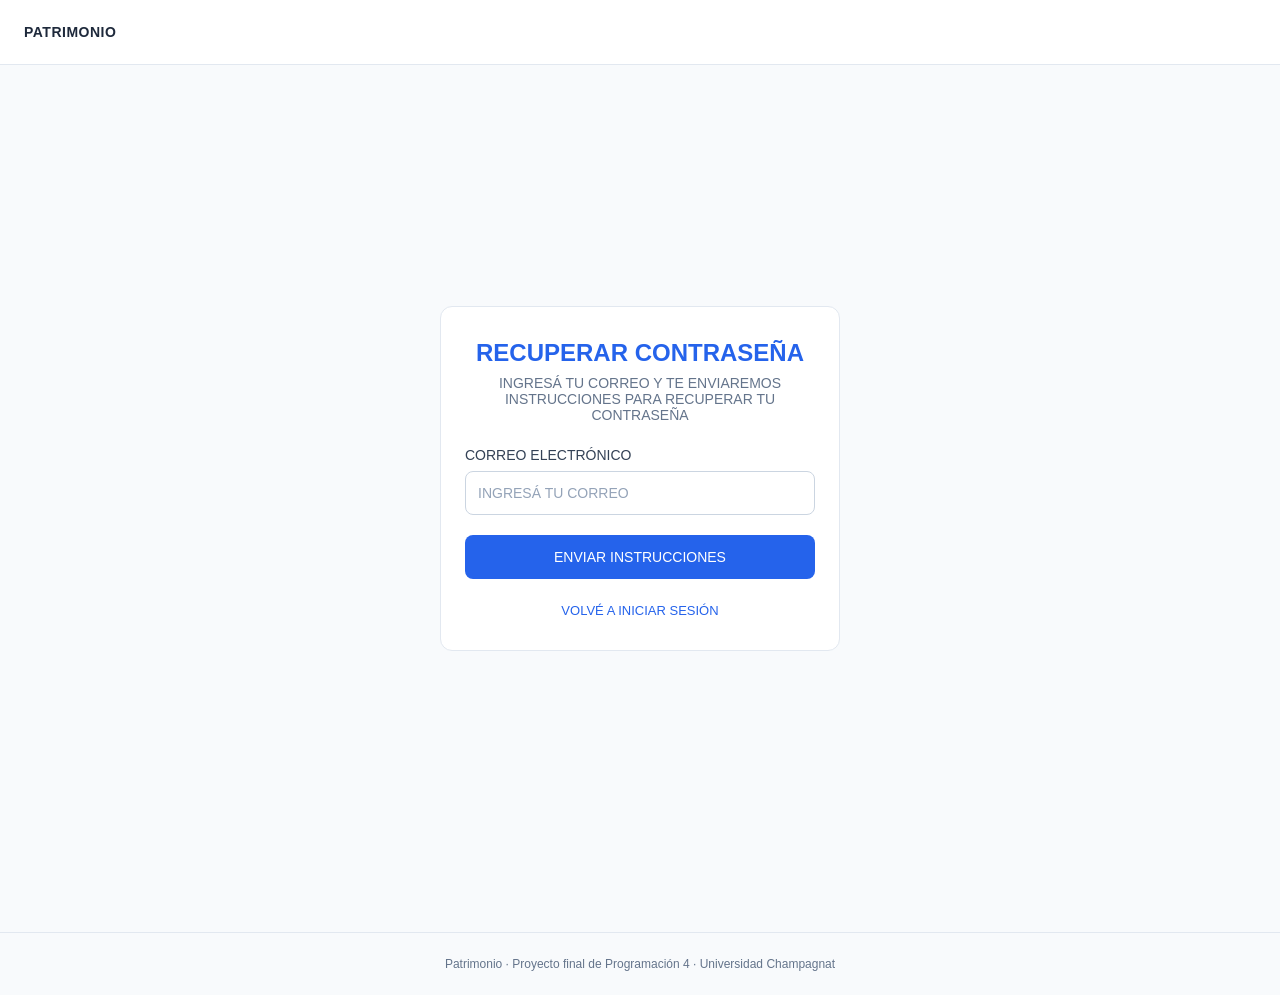
<file: recuperar-contrasena.html>
<!DOCTYPE html>
<html lang="es">
<head>
  <meta charset="UTF-8">
  <meta name="viewport" content="width=device-width, initial-scale=1.0">
  <title>Patrimonio - Recuperar contraseña</title>
  <link rel="icon" href="data:,">
  <link rel="stylesheet" href="css/estilos.css">
</head>
<body>

  <header class="header">
    <div class="header__contenedor">
      <p class="logo">PATRIMONIO</p>
    </div>
  </header>

  <main class="auth-layout">
    <div class="tarjeta-auth">
      <h1 class="tarjeta-auth__titulo">RECUPERAR CONTRASEÑA</h1>
      <p class="tarjeta-auth__subtitulo">
        INGRESÁ TU CORREO Y TE ENVIAREMOS INSTRUCCIONES PARA RECUPERAR TU CONTRASEÑA
      </p>

      <form id="form-recuperar" novalidate>
        <p class="mensaje-exito oculto" id="recuperar-exito">
          TE ENVIAMOS LAS INSTRUCCIONES. REVISÁ TU CORREO.
        </p>

        <div class="campo" id="recuperar-campo">
          <label for="recuperar-correo">CORREO ELECTRÓNICO</label>
          <input type="email" id="recuperar-correo" name="correo" placeholder="INGRESÁ TU CORREO" required>
          <p class="campo__error oculto" id="recuperar-correo-error" role="alert"></p>
        </div>

        <button type="submit" class="btn btn--primario btn--block" id="recuperar-boton">ENVIAR INSTRUCCIONES</button>
      </form>

      <p class="auth-pie">
        <a href="index.html">VOLVÉ A INICIAR SESIÓN</a>
      </p>
    </div>
  </main>

  <footer class="footer">
    <p>Patrimonio · Proyecto final de Programación 4 · Universidad Champagnat</p>
  </footer>

  <script src="js/validacion.js" defer></script>
  <script src="js/recuperar-contrasena.js" defer></script>
</body>
</html>
</file>
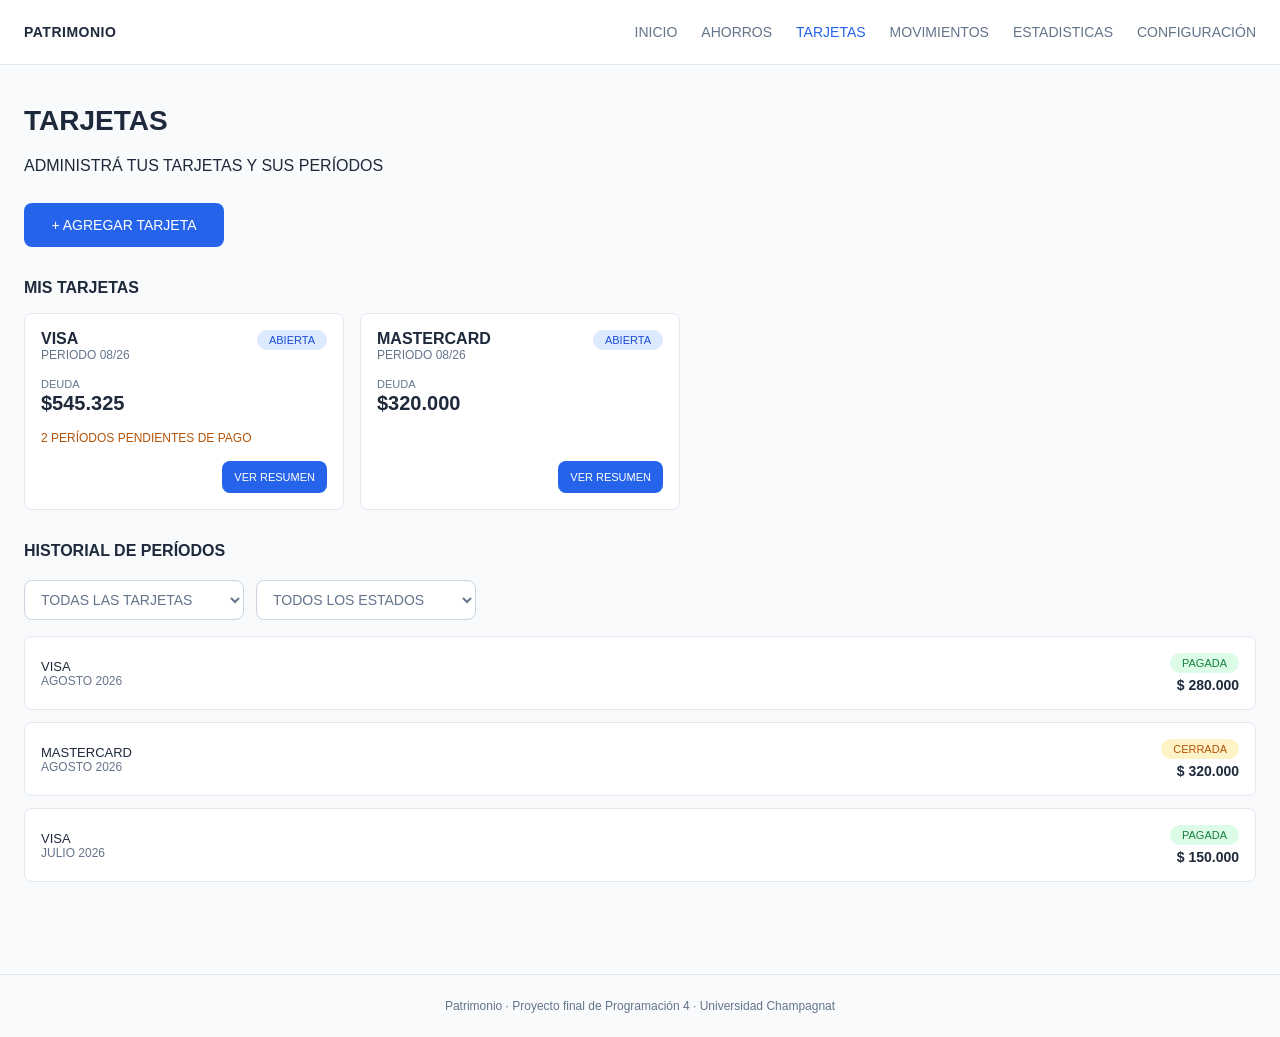
<file: tarjetas.html>
<!DOCTYPE html>
<html lang="es">
<head>
  <meta charset="UTF-8">
  <meta name="viewport" content="width=device-width, initial-scale=1.0">
  <title>Patrimonio - Tarjetas</title>
  <link rel="icon" href="data:,">
  <link rel="stylesheet" href="css/estilos.css">
</head>
<body>
  <a class="skip-link" href="#contenido">Saltar al contenido</a>

  <header class="header">
    <div class="header__contenedor">
      <p class="logo">PATRIMONIO</p>
      <button type="button" class="nav-toggle" id="nav-toggle" aria-expanded="false" aria-controls="menu-principal" aria-label="Abrir menú">☰</button>
      <nav class="nav" id="menu-principal" aria-label="Menú principal">
        <a href="inicio.html" class="nav__link">INICIO</a>
        <a href="ahorros.html" class="nav__link">AHORROS</a>
        <a href="tarjetas.html" class="nav__link nav__link--activo">TARJETAS</a>
        <a href="movimientos.html" class="nav__link">MOVIMIENTOS</a>
        <a href="estadisticas.html" class="nav__link">ESTADISTICAS</a>
        <a href="configuracion.html" class="nav__link">CONFIGURACIÓN</a>
      </nav>
    </div>
  </header>

  <main class="main" id="contenido">

    <section class="pagina-header">
      <h1>TARJETAS</h1>
      <p class="subtitulo">ADMINISTRÁ TUS TARJETAS Y SUS PERÍODOS</p>
      <button type="button" class="btn btn--primario" id="btn-agregar-tarjeta" style="width: 200px; margin-top: var(--espacio-2);">+ AGREGAR TARJETA</button>
    </section>

    <section>
      <h2 style="font-size: 16px; font-weight: 600;">MIS TARJETAS</h2>

      <div class="grilla-tarjetas">
        <article class="tarjeta-principal">
          <div class="tarjeta-principal__encabezado">
            <div>
              <p class="tarjeta-principal__nombre">VISA</p>
              <p class="tarjeta-principal__periodo">PERIODO 08/26</p>
            </div>
            <span class="badge badge--abierta">ABIERTA</span>
          </div>

          <div class="tarjeta-principal__deuda">
            <span class="etiqueta">DEUDA</span>
            <span class="monto">$545.325</span>
          </div>

          <p class="tarjeta-principal__aviso">2 PERÍODOS PENDIENTES DE PAGO</p>

          <div class="tarjeta-principal__pie">
            <a href="resumen-tarjeta.html" class="btn btn--primario btn--chico">VER RESUMEN</a>
          </div>
        </article>

        <article class="tarjeta-principal">
          <div class="tarjeta-principal__encabezado">
            <div>
              <p class="tarjeta-principal__nombre">MASTERCARD</p>
              <p class="tarjeta-principal__periodo">PERIODO 08/26</p>
            </div>
            <span class="badge badge--abierta">ABIERTA</span>
          </div>

          <div class="tarjeta-principal__deuda">
            <span class="etiqueta">DEUDA</span>
            <span class="monto">$320.000</span>
          </div>

          <div class="tarjeta-principal__pie">
            <a href="resumen-tarjeta.html" class="btn btn--primario btn--chico">VER RESUMEN</a>
          </div>
        </article>
      </div>
    </section>

    <section>
      <h2 style="font-size: 16px; font-weight: 600;">HISTORIAL DE PERÍODOS</h2>

      <div class="filtros-historial">
        <select class="select-filtro" id="filtro-tarjeta" aria-label="Filtrar por tarjeta">
          <option value="todas">TODAS LAS TARJETAS</option>
          <option value="visa">VISA</option>
          <option value="mastercard">MASTERCARD</option>
        </select>

        <select class="select-filtro" id="filtro-estado" aria-label="Filtrar por estado">
          <option value="todos">TODOS LOS ESTADOS</option>
          <option value="cerradas">CERRADAS</option>
          <option value="pagadas">PAGADAS</option>
        </select>
      </div>

      <div id="lista-historial">
        <article class="historial-item" data-tarjeta="visa" data-estado="pagadas">
          <div class="historial-item__info">
            <span class="historial-item__nombre">VISA</span>
            <span class="historial-item__periodo">AGOSTO 2026</span>
          </div>
          <div class="historial-item__derecha">
            <span class="badge badge--pagada">PAGADA</span>
            <span class="historial-item__monto">$ 280.000</span>
          </div>
        </article>

        <article class="historial-item" data-tarjeta="mastercard" data-estado="cerradas">
          <div class="historial-item__info">
            <span class="historial-item__nombre">MASTERCARD</span>
            <span class="historial-item__periodo">AGOSTO 2026</span>
          </div>
          <div class="historial-item__derecha">
            <span class="badge badge--cerrada">CERRADA</span>
            <span class="historial-item__monto">$ 320.000</span>
          </div>
        </article>

        <article class="historial-item" data-tarjeta="visa" data-estado="pagadas">
          <div class="historial-item__info">
            <span class="historial-item__nombre">VISA</span>
            <span class="historial-item__periodo">JULIO 2026</span>
          </div>
          <div class="historial-item__derecha">
            <span class="badge badge--pagada">PAGADA</span>
            <span class="historial-item__monto">$ 150.000</span>
          </div>
        </article>
      </div>
    </section>

  </main>

  <footer class="footer">
    <p>Patrimonio · Proyecto final de Programación 4 · Universidad Champagnat</p>
  </footer>

  <!-- Overlay y panel lateral -->
  <div class="overlay" id="overlay"></div>

  <aside class="panel" id="panel-agregar-tarjeta">
    <div class="panel__header">
      <h2 class="panel__titulo">AGREGAR TARJETA</h2>
      <button type="button" class="panel__cerrar" data-cerrar-panel>X</button>
    </div>

    <p class="panel__descripcion">REGISTRÁ UNA TARJETA PARA COMENZAR A ADMINISTRAR SUS PERÍODOS Y CONSUMOS</p>

    <form id="form-agregar-tarjeta">
      <div class="campo">
        <label for="tarjeta-nombre">NOMBRE DE LA TARJETA</label>
        <input type="text" id="tarjeta-nombre" name="nombre" placeholder="EJ. VISA">
      </div>

      <div class="campo">
        <label for="tarjeta-limite">LÍMITE DE CRÉDITO</label>
        <input type="number" id="tarjeta-limite" name="limite" placeholder="$ 0" min="0" step="1">
      </div>
    </form>

    <div class="panel__acciones">
      <button type="submit" form="form-agregar-tarjeta" class="btn btn--primario">AGREGAR TARJETA</button>
      <button type="button" class="btn btn--secundario btn--texto-secundario" data-cerrar-panel>CANCELAR</button>
    </div>
  </aside>

  <script src="js/menu.js" defer></script>
  <script src="js/tarjetas.js" defer></script>
</body>
</html>
</file>
<file: css/estilos.css>
/* ==========================================================================
   PATRIMONIO - Hoja de estilos global
   Variables tomadas del Design System de Figma
   ========================================================================== */

:root {
  /* Colores */
  --color-primario: #2563eb;
  --color-primario-claro: #dbeafe;
  --color-fondo: #f8fafc;
  --color-superficie: #ffffff;
  --color-borde: #e2e8f0;
  --color-borde-input: #cbd5e1;
  --color-texto-primario: #1e293b;
  --color-texto-secundario: #64748b;
  --color-texto-terciario: #334155;
  --color-texto-boton-secundario: #475569;
  --color-destructivo: #ef4444;
  --color-placeholder: #94a3b8;

  /* Variantes más oscuras SOLO para texto: los colores de marca originales
     no llegan a contraste 4.5:1 sobre fondo claro (WCAG AA). Los rellenos
     (puntos, barras, gráficos) siguen usando los colores originales. */
  --color-primario-texto: #1d4ed8;
  --color-ingreso-texto: #15803d;
  --color-gasto-texto: #dc2626;
  --color-ahorro-texto: #4f46e5;
  --color-tarjeta-texto: #b45309;

  /* Colores semánticos por tipo de movimiento */
  --color-ingreso: #22c55e;
  --color-gasto: #ef4444;
  --color-ahorro: #6366f1;
  --color-tarjeta: #f59e0b;

  /* Tipografía */
  --fuente-base: "Inter", sans-serif;
  --texto-xl: 32px;
  --texto-lg: 28px;
  --texto-md: 20px;
  --texto-sm: 14px;
  --texto-xs: 12px;

  /* Espaciado (escala del Design System) */
  --espacio-1: 4px;
  --espacio-2: 8px;
  --espacio-3: 12px;
  --espacio-4: 16px;
  --espacio-5: 20px;
  --espacio-6: 24px;
  --espacio-8: 32px;
  --espacio-10: 40px;
  --espacio-11: 44px;

  /* Bordes */
  --radio-borde: 8px;
  --radio-borde-md: 12px;
}

* {
  margin: 0;
  padding: 0;
  box-sizing: border-box;
}

body {
  font-family: var(--fuente-base);
  background-color: var(--color-fondo);
  color: var(--color-texto-primario);
}

a {
  text-decoration: none;
  color: inherit;
}

ul {
  list-style: none;
}

button {
  font-family: inherit;
  cursor: pointer;
  border: none;
}

/* ==========================================================================
   HEADER / NAVEGACIÓN
   ========================================================================== */

.header {
  background-color: var(--color-superficie);
  border-bottom: 1px solid var(--color-borde);
  /* position: sticky no está cubierto en la Unidad 2, pero no hay otra
     forma de lograr un header fijo al hacer scroll. Lo usamos a propósito
     y lo dejamos documentado acá por si hay que justificarlo en el final. */
  position: sticky;
  top: 0;
  z-index: 50;
}

.header__contenedor {
  display: flex;
  justify-content: space-between;
  align-items: center;
  max-width: 1344px;
  margin: 0 auto;
  padding: var(--espacio-6) var(--espacio-6);
}

.logo {
  font-size: var(--texto-sm);
  font-weight: 600;
  letter-spacing: 0.5px;
}

.nav {
  display: flex;
  gap: var(--espacio-6);
}

.nav__link {
  font-size: var(--texto-sm);
  font-weight: 500;
  color: var(--color-texto-secundario);
}

.nav__link:hover {
  color: var(--color-primario);
}

.nav__link--activo {
  color: var(--color-primario);
}

/* ==========================================================================
   CONTENIDO PRINCIPAL
   ========================================================================== */

.main {
  max-width: 1344px;
  margin: 0 auto;
  padding: var(--espacio-10) var(--espacio-6);
  display: flex;
  flex-direction: column;
  gap: var(--espacio-8);
}

.page-intro h1 {
  font-size: var(--texto-lg);
  font-weight: 600;
  margin-bottom: var(--espacio-2);
}

.page-intro .subtitulo {
  font-size: var(--texto-sm);
  color: var(--color-texto-secundario);
}

/* ==========================================================================
   TARJETA RESUMEN (PATRIMONIO)
   ========================================================================== */

.resumen {
  background-color: var(--color-superficie);
  border: 1px solid var(--color-borde);
  border-radius: var(--radio-borde-md);
  padding: var(--espacio-6);
  display: flex;
  flex-direction: column;
  gap: var(--espacio-6);
}

.resumen__total .etiqueta {
  display: block;
  font-size: var(--texto-xs);
  font-weight: 500;
  color: var(--color-texto-secundario);
  margin-bottom: var(--espacio-1);
}

.resumen__total .monto {
  font-size: var(--texto-xl);
  font-weight: 600;
}

.resumen__detalle {
  display: grid;
  grid-template-columns: repeat(auto-fit, minmax(240px, 1fr));
  gap: var(--espacio-4);
}

.tarjeta-mini {
  background-color: var(--color-superficie);
  border: 1px solid var(--color-borde);
  border-radius: var(--radio-borde-md);
  padding: var(--espacio-4);
}

.tarjeta-mini .etiqueta {
  display: block;
  font-size: var(--texto-xs);
  font-weight: 500;
  color: var(--color-texto-secundario);
  margin-bottom: var(--espacio-1);
}

.tarjeta-mini .monto {
  font-size: var(--texto-md);
  font-weight: 600;
}

.monto--disponible { color: var(--color-primario); }
.monto--ahorros { color: var(--color-ahorro-texto); }
.monto--tarjeta { color: var(--color-tarjeta-texto); }

/* ==========================================================================
   ACCIONES (REGISTRAR)
   ========================================================================== */

.acciones h2 {
  font-size: var(--texto-sm);
  font-weight: 600;
  margin-bottom: var(--espacio-4);
}

.acciones__botones {
  display: flex;
  gap: var(--espacio-4);
}

.btn {
  height: var(--espacio-11);
  padding: 0 var(--espacio-5);
  border-radius: var(--radio-borde);
  font-size: var(--texto-sm);
  font-weight: 500;
  /* .btn se usa tanto en <button> como en <a> (ej. "VER RESUMEN"); sin
     esto, un <a> con la clase .btn no centra su texto como sí lo hace
     un <button> por defecto. */
  display: inline-flex;
  align-items: center;
  justify-content: center;
  text-align: center;
}

.btn--primario {
  background-color: var(--color-primario);
  color: var(--color-superficie);
}

.btn--primario:hover {
  background-color: #1d4ed8;
}

.btn--secundario {
  background-color: var(--color-superficie);
  color: var(--color-texto-primario);
  border: 1px solid var(--color-borde);
}

.btn--secundario:hover {
  background-color: var(--color-fondo);
}

/* ==========================================================================
   ÚLTIMOS MOVIMIENTOS
   ========================================================================== */

.movimientos__header {
  display: flex;
  justify-content: space-between;
  align-items: center;
  margin-bottom: var(--espacio-4);
}

.movimientos__header h2 {
  font-size: var(--texto-md);
  font-weight: 600;
}

.movimientos__header .link {
  font-size: var(--texto-sm);
  color: var(--color-primario);
}

.movimientos__header .link:hover {
  text-decoration: underline;
}

.movimientos__lista {
  display: flex;
  flex-direction: column;
}

.movimiento {
  display: flex;
  align-items: center;
  gap: var(--espacio-3);
  padding: var(--espacio-4) 0;
  border-bottom: 1px solid var(--color-borde);
}

.movimiento:last-child {
  border-bottom: none;
}

.movimiento__punto {
  width: 10px;
  height: 10px;
  border-radius: 50%;
  flex-shrink: 0;
}

.movimiento__punto--ingreso { background-color: var(--color-ingreso); }
.movimiento__punto--gasto { background-color: var(--color-gasto); }
.movimiento__punto--ahorro { background-color: var(--color-ahorro); }
.movimiento__punto--tarjeta { background-color: var(--color-tarjeta); }

.movimiento__info {
  flex: 1;
  display: flex;
  flex-direction: column;
}

.movimiento__titulo {
  font-size: var(--texto-sm);
  font-weight: 500;
}

.movimiento__subtitulo {
  font-size: var(--texto-xs);
  color: var(--color-texto-secundario);
}

.movimiento__monto {
  font-size: var(--texto-sm);
  font-weight: 600;
}

.movimiento__monto--positivo { color: var(--color-ingreso-texto); }
.movimiento__monto--negativo { color: var(--color-gasto-texto); }

/* ==========================================================================
   RESPONSIVE (mobile-first ajustado para este bloque)
   ========================================================================== */

@media (max-width: 768px) {
  .header__contenedor {
    flex-direction: column;
    gap: var(--espacio-4);
  }

  .nav {
    flex-wrap: wrap;
    justify-content: center;
    gap: var(--espacio-4);
  }

  .resumen__detalle {
    grid-template-columns: 1fr;
  }

  .acciones__botones {
    flex-direction: column;
  }

  .movimiento__monto {
    text-align: right;
  }
}

/* ==========================================================================
   OVERLAY (fondo oscuro detrás de paneles y modales)
   ========================================================================== */

.overlay {
  position: fixed;
  inset: 0;
  background-color: rgba(0, 0, 0, 0.4);
  opacity: 0;
  pointer-events: none;
  transition: opacity 0.2s ease;
  z-index: 100;
}

.overlay--visible {
  opacity: 1;
  pointer-events: auto;
}

/* ==========================================================================
   PANEL LATERAL (side panel)
   ========================================================================== */

.panel {
  position: fixed;
  top: 0;
  right: 0;
  height: 100%;
  width: 380px;
  max-width: 100%;
  background-color: var(--color-superficie);
  border-left: 1px solid var(--color-borde);
  padding: var(--espacio-5);
  display: flex;
  flex-direction: column;
  transform: translateX(100%);
  /* visibility:hidden saca al panel cerrado del recorrido con Tab (si no,
     el foco "se perdía" en campos invisibles). El delay hace que se oculte
     recién cuando terminó de deslizarse hacia afuera. */
  visibility: hidden;
  transition: transform 0.25s ease, visibility 0s linear 0.25s;
  z-index: 101;
}

.panel--abierto {
  transform: translateX(0);
  visibility: visible;
  transition: transform 0.25s ease, visibility 0s;
}

.panel__header {
  display: flex;
  justify-content: space-between;
  align-items: flex-start;
  padding-bottom: var(--espacio-5);
  border-bottom: 1px solid var(--color-borde);
  margin-bottom: var(--espacio-6);
}

.panel__titulo {
  font-size: var(--texto-md);
  font-weight: 600;
}

.panel__cerrar {
  background: none;
  font-size: var(--texto-md);
  font-weight: 800;
  color: var(--color-texto-secundario);
  line-height: 1;
}

.panel__cerrar:hover {
  color: var(--color-texto-primario);
}

.panel__descripcion {
  font-size: var(--texto-sm);
  color: var(--color-texto-secundario);
  margin-bottom: var(--espacio-6);
}

.panel__acciones {
  margin-top: auto;
  display: flex;
  flex-direction: column;
  gap: var(--espacio-3);
  padding-top: var(--espacio-5);
}

.panel__acciones .btn {
  width: 100%;
}

/* ==========================================================================
   FORMULARIOS
   ========================================================================== */

.campo {
  display: flex;
  flex-direction: column;
  gap: var(--espacio-2);
  margin-bottom: var(--espacio-5);
}

.campo label {
  font-size: var(--texto-sm);
  font-weight: 500;
  color: var(--color-texto-terciario);
}

.campo input,
.campo select {
  height: 44px;
  padding: 0 var(--espacio-3);
  border: 1px solid var(--color-borde-input);
  border-radius: var(--radio-borde);
  font-family: inherit;
  font-size: var(--texto-sm);
  color: var(--color-texto-primario);
  background-color: var(--color-superficie);
}

.campo input::placeholder {
  color: var(--color-placeholder);
}

.btn--block {
  width: 100%;
}

.campo input:focus,
.campo select:focus {
  border-color: var(--color-primario);
}

.btn--texto-secundario {
  color: var(--color-texto-boton-secundario);
}

/* ==========================================================================
   AUTENTICACIÓN (Login / Crear cuenta / Recuperar contraseña)
   ========================================================================== */

.auth-layout {
  min-height: calc(100vh - 73px);
  display: flex;
  align-items: center;
  justify-content: center;
  padding: var(--espacio-6);
}

.tarjeta-auth {
  background-color: var(--color-superficie);
  border: 1px solid var(--color-borde);
  border-radius: var(--radio-borde-md);
  padding: var(--espacio-8) var(--espacio-6);
  width: 400px;
  max-width: 100%;
}

.tarjeta-auth__titulo {
  color: var(--color-primario);
  font-size: 24px;
  font-weight: 600;
  text-align: center;
  margin-bottom: var(--espacio-2);
}

.tarjeta-auth__subtitulo {
  color: var(--color-texto-secundario);
  font-size: var(--texto-sm);
  text-align: center;
  margin-bottom: var(--espacio-6);
}

.enlace-derecha {
  display: block;
  text-align: right;
  font-size: var(--texto-xs);
  color: var(--color-primario);
  margin-top: calc(var(--espacio-2) * -1);
  margin-bottom: var(--espacio-5);
}

.enlace-derecha:hover {
  text-decoration: underline;
}

.auth-pie {
  text-align: center;
  font-size: 13px;
  color: var(--color-texto-secundario);
  margin-top: var(--espacio-6);
}

.auth-pie a {
  color: var(--color-primario);
  font-weight: 500;
}

.auth-pie a:hover {
  text-decoration: underline;
}

.mensaje-error {
  background-color: #fef2f2;
  border: 1px solid var(--color-destructivo);
  color: var(--color-gasto-texto);
  font-size: var(--texto-xs);
  padding: var(--espacio-3);
  border-radius: var(--radio-borde);
  margin-bottom: var(--espacio-5);
}

.mensaje-exito {
  background-color: #f0fdf4;
  border: 1px solid var(--color-ingreso);
  color: #166534;
  font-size: var(--texto-xs);
  padding: var(--espacio-3);
  border-radius: var(--radio-borde);
  margin-bottom: var(--espacio-5);
  text-align: center;
}

/* ==========================================================================
   MOVIMIENTOS (listado)
   ========================================================================== */

.pagina-header {
  display: flex;
  flex-direction: column;
  gap: var(--espacio-5);
}

.pagina-header h1 {
  font-size: var(--texto-lg);
  font-weight: 600;
}

.barra-busqueda {
  display: flex;
  gap: var(--espacio-3);
}

.buscador {
  flex: 1;
  height: 44px;
  padding: 0 var(--espacio-3);
  border: 1px solid var(--color-borde-input);
  border-radius: var(--radio-borde);
  font-family: inherit;
  font-size: var(--texto-sm);
  color: var(--color-texto-primario);
}

.buscador::placeholder {
  color: var(--color-texto-secundario);
}

.btn--filtros {
  height: 44px;
  padding: 0 var(--espacio-5);
  border: 1px solid var(--color-borde);
  border-radius: var(--radio-borde);
  background-color: var(--color-superficie);
  font-size: var(--texto-sm);
  font-weight: 500;
  color: var(--color-texto-primario);
}

.btn--filtros:hover {
  background-color: var(--color-fondo);
}

.filtros-tipo {
  display: flex;
  gap: var(--espacio-2);
  flex-wrap: wrap;
}

.filtro-tab {
  height: 36px;
  padding: 0 var(--espacio-4);
  border: 1px solid var(--color-borde);
  border-radius: 6px;
  background-color: var(--color-superficie);
  font-size: 13px;
  font-weight: 500;
  color: var(--color-texto-boton-secundario);
}

.filtro-tab:hover {
  background-color: var(--color-fondo);
}

.filtro-tab--activo {
  background-color: var(--color-primario);
  border-color: var(--color-primario);
  color: var(--color-superficie);
}

.grupo-fecha {
  display: flex;
  flex-direction: column;
  gap: var(--espacio-2);
}

.grupo-fecha__mes {
  font-size: var(--texto-xs);
  font-weight: 500;
  color: var(--color-texto-secundario);
}

.grupo-fecha__dia {
  font-size: var(--texto-xs);
  font-weight: 500;
  color: var(--color-texto-secundario);
  margin-top: var(--espacio-3);
  margin-bottom: var(--espacio-1);
}

.lista-movimientos {
  display: flex;
  flex-direction: column;
  gap: var(--espacio-3);
}

.item-movimiento {
  display: flex;
  align-items: center;
  gap: var(--espacio-3);
  width: 100%;
  background-color: var(--color-superficie);
  border: 1px solid var(--color-borde);
  border-radius: var(--radio-borde);
  padding: var(--espacio-4);
  text-align: left;
}

.item-movimiento:hover {
  border-color: var(--color-primario);
}

.item-movimiento__icono {
  width: 32px;
  height: 32px;
  border-radius: 50%;
  display: flex;
  align-items: center;
  justify-content: center;
  font-weight: 700;
  font-size: var(--texto-sm);
  flex-shrink: 0;
}

.item-movimiento__icono--ingreso { background-color: #dcfce7; color: var(--color-ingreso-texto); }
.item-movimiento__icono--gasto { background-color: #fee2e2; color: var(--color-gasto-texto); }
.item-movimiento__icono--ahorro { background-color: #e0e7ff; color: var(--color-ahorro-texto); }
.item-movimiento__icono--tarjeta { background-color: #fef3c7; color: var(--color-tarjeta-texto); }

.item-movimiento__info {
  flex: 1;
  display: flex;
  flex-direction: column;
}

.item-movimiento__titulo {
  font-size: var(--texto-sm);
  font-weight: 600;
  color: var(--color-texto-primario);
}

.item-movimiento__subtitulo {
  font-size: var(--texto-xs);
  color: var(--color-texto-secundario);
}

.item-movimiento__monto {
  font-size: 16px;
  font-weight: 600;
}

.item-movimiento__monto--ingreso { color: var(--color-ingreso-texto); }
.item-movimiento__monto--gasto { color: var(--color-gasto-texto); }
.item-movimiento__monto--ahorro { color: var(--color-ahorro-texto); }
.item-movimiento__monto--tarjeta { color: var(--color-tarjeta-texto); }

/* Estado vacío (reutilizable en varias secciones) */

.estado-vacio {
  background-color: var(--color-superficie);
  border: 1px solid var(--color-borde);
  border-radius: var(--radio-borde-md);
  padding: var(--espacio-10);
  display: flex;
  flex-direction: column;
  align-items: center;
  text-align: center;
  gap: var(--espacio-4);
}

.estado-vacio__icono {
  width: 48px;
  height: 48px;
  border-radius: 50%;
  background-color: #fef3c7;
  color: var(--color-tarjeta);
  display: flex;
  align-items: center;
  justify-content: center;
  font-size: var(--texto-md);
  font-weight: 700;
}

.estado-vacio__titulo {
  font-size: var(--texto-md);
  font-weight: 600;
}

.estado-vacio__subtitulo {
  font-size: var(--texto-sm);
  color: var(--color-texto-secundario);
}

/* ==========================================================================
   AHORROS
   ========================================================================== */

.pagina-header--con-acciones {
  display: flex;
  justify-content: space-between;
  align-items: flex-start;
  flex-wrap: wrap;
  gap: var(--espacio-4);
}

.pagina-header__texto h1 {
  font-size: var(--texto-lg);
  font-weight: 600;
  margin-bottom: var(--espacio-1);
}

.pagina-header__texto p {
  font-size: var(--texto-sm);
  color: var(--color-texto-secundario);
}

.pagina-header__acciones {
  display: flex;
  gap: var(--espacio-3);
}

.tarjetas-resumen {
  display: grid;
  grid-template-columns: repeat(auto-fit, minmax(240px, 1fr));
  gap: var(--espacio-4);
}

.tarjeta-stat {
  background-color: var(--color-superficie);
  border: 1px solid var(--color-borde);
  border-radius: var(--radio-borde);
  padding: var(--espacio-4);
}

.tarjeta-stat .etiqueta {
  display: block;
  font-size: var(--texto-xs);
  font-weight: 500;
  color: var(--color-texto-secundario);
  margin-bottom: var(--espacio-1);
}

.tarjeta-stat .valor {
  display: block;
  font-size: var(--texto-md);
  font-weight: 600;
  margin-bottom: var(--espacio-1);
}

.tarjeta-stat .detalle {
  font-size: var(--texto-xs);
  color: var(--color-texto-secundario);
}

.seccion-header {
  display: flex;
  justify-content: space-between;
  align-items: center;
}

.seccion-header h2 {
  font-size: var(--texto-md);
  font-weight: 600;
}

.seccion-header .link {
  font-size: var(--texto-sm);
  color: var(--color-primario);
}

.seccion-header .link:hover {
  text-decoration: underline;
}

.grilla-objetivos {
  display: grid;
  grid-template-columns: repeat(auto-fit, minmax(280px, 1fr));
  gap: var(--espacio-4);
  margin-top: var(--espacio-4);
}

.objetivo-card {
  background-color: var(--color-superficie);
  border: 1px solid var(--color-borde);
  border-radius: var(--radio-borde);
  padding: var(--espacio-5);
}

.objetivo-card__encabezado {
  display: flex;
  align-items: center;
  gap: var(--espacio-3);
  margin-bottom: var(--espacio-4);
}

.objetivo-card__icono {
  width: 36px;
  height: 36px;
  border-radius: 50%;
  background-color: var(--color-primario-claro);
  color: var(--color-primario);
  display: flex;
  align-items: center;
  justify-content: center;
  font-size: var(--texto-md);
  flex-shrink: 0;
}

.objetivo-card__nombre {
  font-size: 16px;
  font-weight: 600;
}

.objetivo-card__tipo {
  font-size: var(--texto-xs);
  color: var(--color-texto-secundario);
}

.objetivo-card__monto {
  font-size: var(--texto-md);
  font-weight: 600;
}

.objetivo-card__meta {
  font-size: 13px;
  color: var(--color-texto-secundario);
  margin-bottom: var(--espacio-3);
}

.barra-progreso {
  width: 100%;
  height: 8px;
  background-color: var(--color-borde);
  border-radius: 4px;
  overflow: hidden;
  margin-bottom: var(--espacio-2);
}

.barra-progreso__relleno {
  height: 100%;
  background-color: var(--color-primario);
  border-radius: 4px;
}

.objetivo-card__porcentaje {
  font-size: var(--texto-xs);
  font-weight: 500;
  color: var(--color-primario);
}

.lista-recientes {
  background-color: var(--color-superficie);
  border: 1px solid var(--color-borde);
  border-radius: var(--radio-borde);
  overflow: hidden;
}

.recientes-item {
  display: flex;
  align-items: center;
  gap: var(--espacio-3);
  padding: var(--espacio-4);
  border-bottom: 1px solid var(--color-borde);
}

.recientes-item:last-child {
  border-bottom: none;
}

.recientes-item__icono {
  width: 32px;
  height: 32px;
  border-radius: 50%;
  display: flex;
  align-items: center;
  justify-content: center;
  font-weight: 700;
  flex-shrink: 0;
}

.recientes-item__icono--positivo {
  background-color: #dcfce7;
  color: #16a34a;
}

.recientes-item__icono--negativo {
  background-color: #fee2e2;
  color: #dc2626;
}

.recientes-item__info {
  flex: 1;
  display: flex;
  flex-direction: column;
}

.recientes-item__titulo {
  font-size: var(--texto-xs);
  font-weight: 600;
}

.recientes-item__subtitulo {
  font-size: var(--texto-xs);
  color: var(--color-texto-secundario);
}

.recientes-item__monto {
  font-size: var(--texto-sm);
  font-weight: 600;
}

.recientes-item__monto--positivo { color: var(--color-ingreso-texto); }
.recientes-item__monto--negativo { color: var(--color-gasto-texto); }

/* ==========================================================================
   TARJETAS
   ========================================================================== */

.grilla-tarjetas {
  display: grid;
  grid-template-columns: repeat(auto-fit, minmax(300px, 320px));
  gap: var(--espacio-4);
  margin-top: var(--espacio-4);
}

.tarjeta-principal {
  background-color: var(--color-superficie);
  border: 1px solid var(--color-borde);
  border-radius: var(--radio-borde);
  padding: var(--espacio-4);
  display: flex;
  flex-direction: column;
  gap: var(--espacio-4);
}

.tarjeta-principal__encabezado {
  display: flex;
  justify-content: space-between;
  align-items: flex-start;
}

.tarjeta-principal__nombre {
  font-size: 16px;
  font-weight: 600;
}

.tarjeta-principal__periodo {
  font-size: var(--texto-xs);
  color: var(--color-texto-secundario);
}

.badge {
  display: inline-block;
  padding: 4px var(--espacio-3);
  border-radius: 16px;
  font-size: 11px;
  font-weight: 500;
}

.badge--abierta { background-color: var(--color-primario-claro); color: var(--color-primario-texto); }
.badge--pagada { background-color: #dcfce7; color: var(--color-ingreso-texto); }
.badge--cerrada { background-color: #fef3c7; color: var(--color-tarjeta-texto); }

.tarjeta-principal__deuda .etiqueta {
  display: block;
  font-size: 11px;
  color: var(--color-texto-secundario);
  margin-bottom: 2px;
}

.tarjeta-principal__deuda .monto {
  font-size: var(--texto-md);
  font-weight: 600;
}

.tarjeta-principal__aviso {
  font-size: var(--texto-xs);
  font-weight: 500;
  color: var(--color-tarjeta-texto);
}

.tarjeta-principal__pie {
  display: flex;
  justify-content: flex-end;
  /* Empuja el botón siempre al fondo de la tarjeta, sin importar si el
     resto del contenido (como el aviso de períodos pendientes) ocupa
     más o menos espacio arriba. */
  margin-top: auto;
}

.btn--chico {
  height: 32px;
  padding: 0 var(--espacio-3);
  font-size: 11px;
}

.filtros-historial {
  display: flex;
  flex-wrap: wrap; /* en celular los filtros pasan a la línea siguiente */
  gap: var(--espacio-3);
  margin: var(--espacio-5) 0 var(--espacio-4);
}

.select-filtro {
  height: 40px;
  padding: 0 var(--espacio-3);
  border: 1px solid var(--color-borde-input);
  border-radius: var(--radio-borde);
  font-family: inherit;
  font-size: var(--texto-sm);
  color: var(--color-texto-secundario);
  background-color: var(--color-superficie);
  min-width: 220px;
}

.historial-item {
  display: flex;
  justify-content: space-between;
  align-items: center;
  background-color: var(--color-superficie);
  border: 1px solid var(--color-borde);
  border-radius: var(--radio-borde);
  padding: var(--espacio-4);
  margin-bottom: var(--espacio-3);
}

.historial-item__info {
  display: flex;
  flex-direction: column;
}

.historial-item__nombre {
  font-size: 13px;
  font-weight: 500;
}

.historial-item__periodo {
  font-size: var(--texto-xs);
  color: var(--color-texto-secundario);
}

.historial-item__derecha {
  display: flex;
  flex-direction: column;
  align-items: flex-end;
  gap: 4px;
  /* Sin esto, el contenedor podía terminar más ancho que su contenido
     real, y "align-items: flex-end" alineaba contra ese ancho de más
     en vez de contra el borde derecho real de la tarjeta. */
  width: fit-content;
  margin-left: auto;
}

.badge {
  white-space: nowrap;
}

.historial-item__monto {
  font-size: var(--texto-sm);
  font-weight: 600;
}

/* ==========================================================================
   ESTADÍSTICAS
   ========================================================================== */

.selector-periodo {
  height: 40px;
  padding: 0 var(--espacio-3);
  border: 1px solid var(--color-borde-input);
  border-radius: var(--radio-borde);
  font-family: inherit;
  font-size: var(--texto-sm);
  color: var(--color-texto-boton-secundario);
  background-color: var(--color-superficie);
  min-width: 220px;
}

.tarjetas-resumen-financiero {
  display: grid;
  grid-template-columns: repeat(auto-fit, minmax(200px, 1fr));
  gap: var(--espacio-4);
}

.tarjeta-resumen-chica {
  background-color: var(--color-superficie);
  border: 1px solid var(--color-borde);
  border-radius: var(--radio-borde);
  padding: var(--espacio-4);
}

.tarjeta-resumen-chica .etiqueta {
  display: block;
  font-size: 11px;
  color: var(--color-texto-secundario);
  margin-bottom: var(--espacio-1);
}

.tarjeta-resumen-chica .monto {
  font-size: 18px;
  font-weight: 600;
}

.panel-grafico {
  background-color: var(--color-superficie);
  border: 1px solid var(--color-borde);
  border-radius: var(--radio-borde);
  padding: var(--espacio-6);
}

.panel-grafico h2 {
  font-size: 16px;
  font-weight: 600;
  margin-bottom: var(--espacio-5);
}

/* Barras horizontales (gastos por categoría) */

.grafico-barras-h {
  display: flex;
  flex-direction: column;
  gap: var(--espacio-4);
}

.barra-h-fila {
  display: grid;
  grid-template-columns: 100px 1fr 80px;
  align-items: center;
  gap: var(--espacio-3);
  font-size: var(--texto-xs);
}

.barra-h-pista {
  height: 20px;
  background-color: var(--color-fondo);
  border-radius: 4px;
  overflow: hidden;
}

.barra-h-relleno {
  height: 100%;
  background-color: var(--color-primario);
  border-radius: 4px;
}

/* Barras verticales (evolución del patrimonio, aproximación sin línea) */

.grafico-barras-v {
  display: flex;
  align-items: flex-end;
  gap: var(--espacio-4);
  height: 200px;
  padding-top: var(--espacio-4);
}

.barra-v-columna {
  flex: 1;
  display: flex;
  flex-direction: column;
  align-items: center;
  justify-content: flex-end;
  height: 100%;
  gap: var(--espacio-2);
}

.barra-v-valor {
  font-size: 11px;
  color: var(--color-texto-secundario);
}

.barra-v-relleno {
  width: 100%;
  max-width: 48px;
  background-color: var(--color-primario);
  border-radius: 4px 4px 0 0;
}

.barra-v-etiqueta {
  font-size: var(--texto-xs);
  color: var(--color-texto-secundario);
}

/* Barras agrupadas (ingresos vs. gastos) */

.grafico-barras-dobles {
  display: flex;
  align-items: flex-end;
  gap: var(--espacio-6);
  height: 200px;
  padding-top: var(--espacio-4);
}

.barras-dobles-grupo {
  flex: 1;
  display: flex;
  flex-direction: column;
  align-items: center;
  justify-content: flex-end;
  height: 100%;
  gap: var(--espacio-2);
}

.barras-dobles-par {
  display: flex;
  align-items: flex-end;
  gap: 4px;
  height: 100%;
}

.barras-dobles-barra {
  width: 24px;
  border-radius: 4px 4px 0 0;
}

.barras-dobles-barra--ingreso { background-color: var(--color-ingreso); }
.barras-dobles-barra--gasto { background-color: var(--color-gasto); }

.grafico-leyenda {
  display: flex;
  gap: var(--espacio-5);
  margin-bottom: var(--espacio-4);
  font-size: var(--texto-xs);
  color: var(--color-texto-secundario);
}

.leyenda-punto {
  display: inline-block;
  width: 10px;
  height: 10px;
  border-radius: 50%;
  margin-right: 6px;
}

.leyenda-punto--ingreso { background-color: var(--color-ingreso); }
.leyenda-punto--gasto { background-color: var(--color-gasto); }

/* Progreso de objetivos (resumen) */

.lista-progreso-objetivos {
  display: flex;
  flex-direction: column;
  gap: var(--espacio-4);
}

.progreso-objetivo-fila .encabezado {
  display: flex;
  justify-content: space-between;
  font-size: var(--texto-sm);
  margin-bottom: var(--espacio-2);
}

.progreso-objetivo-fila .encabezado .monto {
  color: var(--color-texto-secundario);
  font-size: var(--texto-xs);
}

/* Distribución del patrimonio (barra apilada en vez de torta) */

.barra-apilada {
  display: flex;
  width: 100%;
  height: 24px;
  border-radius: 4px;
  overflow: hidden;
  margin-bottom: var(--espacio-5);
}

.barra-apilada__segmento--disponible { background-color: var(--color-primario); }
.barra-apilada__segmento--ahorros { background-color: var(--color-ahorro); }
.barra-apilada__segmento--tarjeta { background-color: var(--color-tarjeta); }

.leyenda-distribucion {
  display: flex;
  flex-direction: column;
  gap: var(--espacio-3);
}

.leyenda-distribucion-item {
  display: flex;
  justify-content: space-between;
  align-items: center;
  font-size: var(--texto-sm);
}

/* ==========================================================================
   GRÁFICOS SVG (evolución del patrimonio, distribución del patrimonio)
   SVG no está cubierto en la Unidad 2, pero es la única forma real de
   dibujar una línea curva o un círculo proporcional (gráfico de torta);
   lo sumamos como excepción puntual, igual que position: sticky.
   ========================================================================== */

.grafico-svg {
  width: 100%;
  height: auto;
}

.grafico-svg__eje {
  stroke: var(--color-borde);
  stroke-width: 1;
}

.grafico-svg__linea {
  fill: none;
  stroke: var(--color-primario);
  stroke-width: 3;
  stroke-linecap: round;
  stroke-linejoin: round;
}

.grafico-svg__punto {
  fill: var(--color-primario);
}

.grafico-svg__valor {
  font-size: 11px;
  font-weight: 600;
  fill: var(--color-texto-primario);
  text-anchor: middle;
  font-family: var(--fuente-base);
}

.grafico-svg__etiqueta {
  font-size: 11px;
  fill: var(--color-texto-secundario);
  text-anchor: middle;
  font-family: var(--fuente-base);
}

.distribucion-contenido {
  display: flex;
  align-items: center;
  gap: var(--espacio-8);
  flex-wrap: wrap;
}

.grafico-dona {
  width: 200px;
  height: 200px;
  flex-shrink: 0;
  transform: rotate(-90deg);
}

.grafico-dona__segmento {
  fill: none;
  stroke-width: 24;
}

.grafico-dona__segmento--disponible { stroke: var(--color-primario); }
.grafico-dona__segmento--ahorros { stroke: var(--color-ahorro); }
.grafico-dona__segmento--tarjeta { stroke: var(--color-tarjeta); }

.grafico-dona__total,
.grafico-dona__total-etiqueta {
  transform: rotate(90deg);
  transform-origin: 100px 100px;
  text-anchor: middle;
  font-family: var(--fuente-base);
}

.grafico-dona__total {
  font-size: 14px;
  font-weight: 600;
  fill: var(--color-texto-primario);
}

.grafico-dona__total-etiqueta {
  font-size: 10px;
  fill: var(--color-texto-secundario);
}

.leyenda-distribucion {
  flex: 1;
  min-width: 220px;
}

/* ==========================================================================
   CONFIGURACIÓN
   ========================================================================== */

.config-seccion {
  display: flex;
  flex-direction: column;
  gap: var(--espacio-3);
}

.config-seccion h2 {
  font-size: 16px;
  font-weight: 600;
}

.config-card {
  background-color: var(--color-superficie);
  border: 1px solid var(--color-borde);
  border-radius: var(--radio-borde);
  padding: var(--espacio-5);
  display: flex;
  justify-content: space-between;
  align-items: center;
  gap: var(--espacio-4);
  flex-wrap: wrap;
}

.config-card__datos {
  display: flex;
  flex-direction: column;
  gap: var(--espacio-4);
}

.config-dato .etiqueta {
  display: block;
  font-size: 11px;
  font-weight: 500;
  color: var(--color-texto-secundario);
  margin-bottom: 2px;
}

.config-dato .valor {
  font-size: var(--texto-sm);
  color: var(--color-texto-primario);
}

.config-dato .descripcion {
  font-size: 11px;
  color: var(--color-texto-secundario);
  margin-top: var(--espacio-1);
}

.config-card__sesion-texto {
  color: var(--color-gasto-texto);
  font-size: var(--texto-sm);
  font-weight: 500;
}

.btn--destructivo {
  background-color: var(--color-superficie);
  border: 1px solid var(--color-destructivo);
  color: var(--color-gasto-texto);
}

.btn--destructivo:hover {
  background-color: #fef2f2;
}

/* ==========================================================================
   MODAL DE CONFIRMACIÓN (centrado, distinto del panel lateral)
   ========================================================================== */

.modal {
  position: fixed;
  inset: 0;
  display: flex;
  align-items: center;
  justify-content: center;
  z-index: 300;
  padding: var(--espacio-4);
}

.modal__contenido {
  background-color: var(--color-superficie);
  border-radius: var(--radio-borde-md);
  padding: var(--espacio-6);
  width: 400px;
  max-width: 100%;
}

.modal__titulo {
  font-size: var(--texto-md);
  font-weight: 600;
  margin-bottom: var(--espacio-3);
}

.modal__texto {
  font-size: var(--texto-sm);
  color: var(--color-texto-secundario);
  margin-bottom: var(--espacio-6);
}

.modal__acciones {
  display: flex;
  gap: var(--espacio-3);
}

.modal__acciones .btn {
  flex: 1;
}

/* ==========================================================================
   FOOTER
   ========================================================================== */

.footer {
  padding: var(--espacio-6) var(--espacio-4);
  text-align: center;
  font-size: var(--texto-xs);
  color: var(--color-texto-secundario);
  border-top: 1px solid var(--color-borde);
  margin-top: var(--espacio-10);
}

/* ==========================================================================
   ACCESIBILIDAD: foco visible, "saltar al contenido" y menú hamburguesa
   ========================================================================== */

/* Se ve claramente dónde está el foco al navegar solo con la tecla Tab */
a:focus-visible,
button:focus-visible,
select:focus-visible,
input:focus-visible,
.btn:focus-visible {
  outline: 2px solid var(--color-primario);
  outline-offset: 2px;
}

/* Enlace oculto que aparece al recibir foco con Tab */
.skip-link {
  position: absolute;
  top: -100px;
  left: var(--espacio-4);
  background-color: var(--color-primario);
  color: var(--color-superficie);
  padding: var(--espacio-2) var(--espacio-4);
  border-radius: var(--radio-borde);
  z-index: 500;
  transition: top 0.2s ease;
}

.skip-link:focus {
  top: var(--espacio-2);
}

/* Botón hamburguesa: oculto en escritorio */
.nav-toggle {
  display: none;
  align-items: center;
  justify-content: center;
  width: var(--espacio-11);
  height: var(--espacio-11);
  background-color: var(--color-superficie);
  border: 1px solid var(--color-borde-input);
  border-radius: var(--radio-borde);
  font-size: var(--texto-md);
  color: var(--color-texto-primario);
  transition: background-color 0.2s ease;
}

.nav-toggle:hover {
  background-color: var(--color-primario-claro);
}

/* Transiciones suaves en componentes reutilizables */
.btn,
.nav__link,
.tarjeta-principal,
.objetivo-card,
.historial-item {
  transition: background-color 0.2s ease, color 0.2s ease, border-color 0.2s ease, box-shadow 0.2s ease;
}

.tarjeta-principal:hover,
.objetivo-card:hover {
  box-shadow: 0 2px 8px rgba(15, 23, 42, 0.08);
}

@media (max-width: 768px) {
  .header__contenedor {
    flex-direction: row;
    flex-wrap: wrap;
    justify-content: space-between;
    align-items: center;
    gap: var(--espacio-3);
  }

  .nav-toggle {
    display: inline-flex;
  }

  /* En mobile el menú empieza cerrado y se despliega debajo del logo */
  .nav {
    display: none;
    width: 100%;
    flex-direction: column;
    align-items: stretch;
    gap: 0;
  }

  .nav--abierto {
    display: flex;
  }

  .nav__link {
    padding: var(--espacio-3) 0;
    border-top: 1px solid var(--color-borde);
  }
}

/* ==========================================================================
   ERRORES DE VALIDACIÓN (junto a cada campo)
   ========================================================================== */

.campo__error {
  font-size: var(--texto-xs);
  color: var(--color-gasto-texto);
}

.campo input[aria-invalid="true"] {
  border-color: var(--color-gasto-texto);
}

/* ==========================================================================
   OCULTAR ELEMENTOS
   Esta regla va al FINAL del archivo a propósito: cuando dos reglas CSS
   tienen la misma especificidad (acá, una sola clase), gana la que está
   escrita más abajo. Poniendo .oculto al final nos aseguramos de que
   siempre gane sobre cualquier display:flex/grid/block de otra clase,
   sin tener que usar !important.
   ========================================================================== */

.aviso-exito {
  margin: 0 0 12px;
  padding: 10px 14px;
  border-radius: 8px;
  background: #dcfce7;
  color: #166534;
  font-size: 14px;
  font-weight: 500;
}

.oculto {
  display: none;
}
</file>
